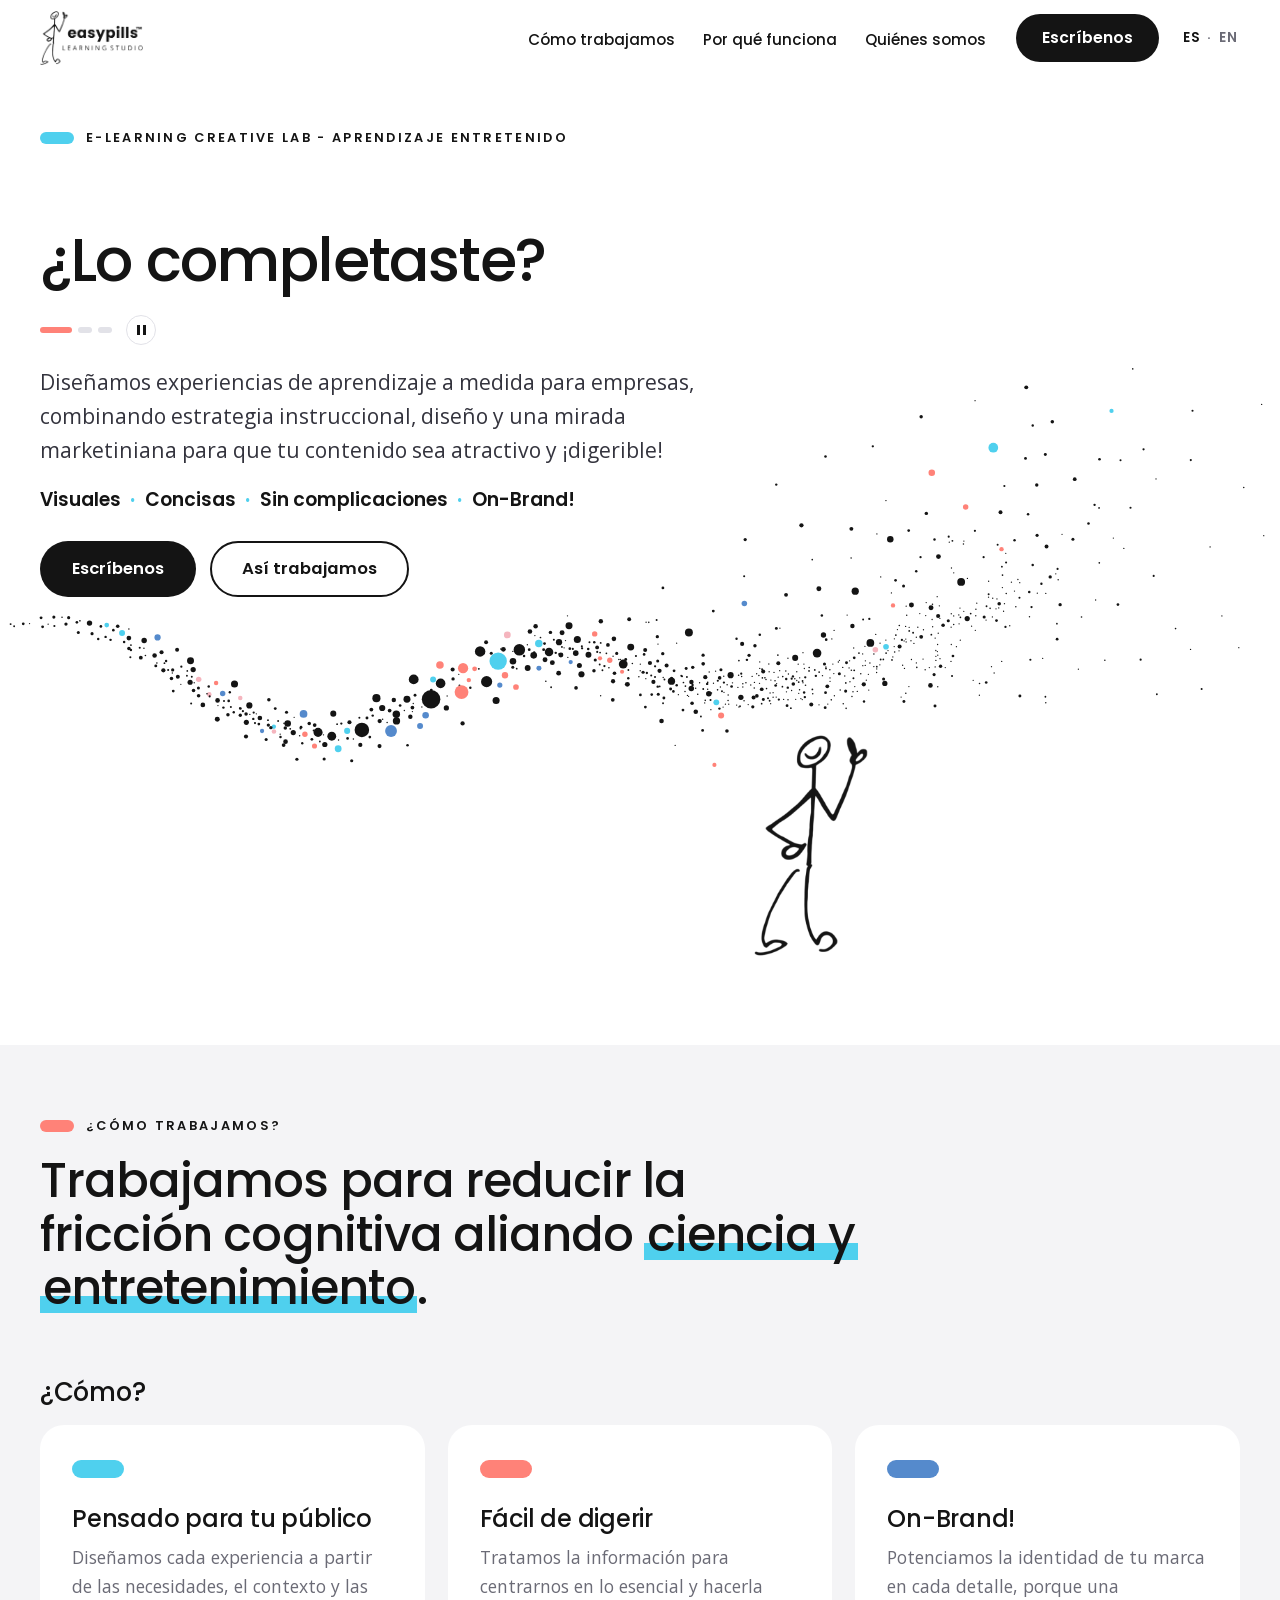
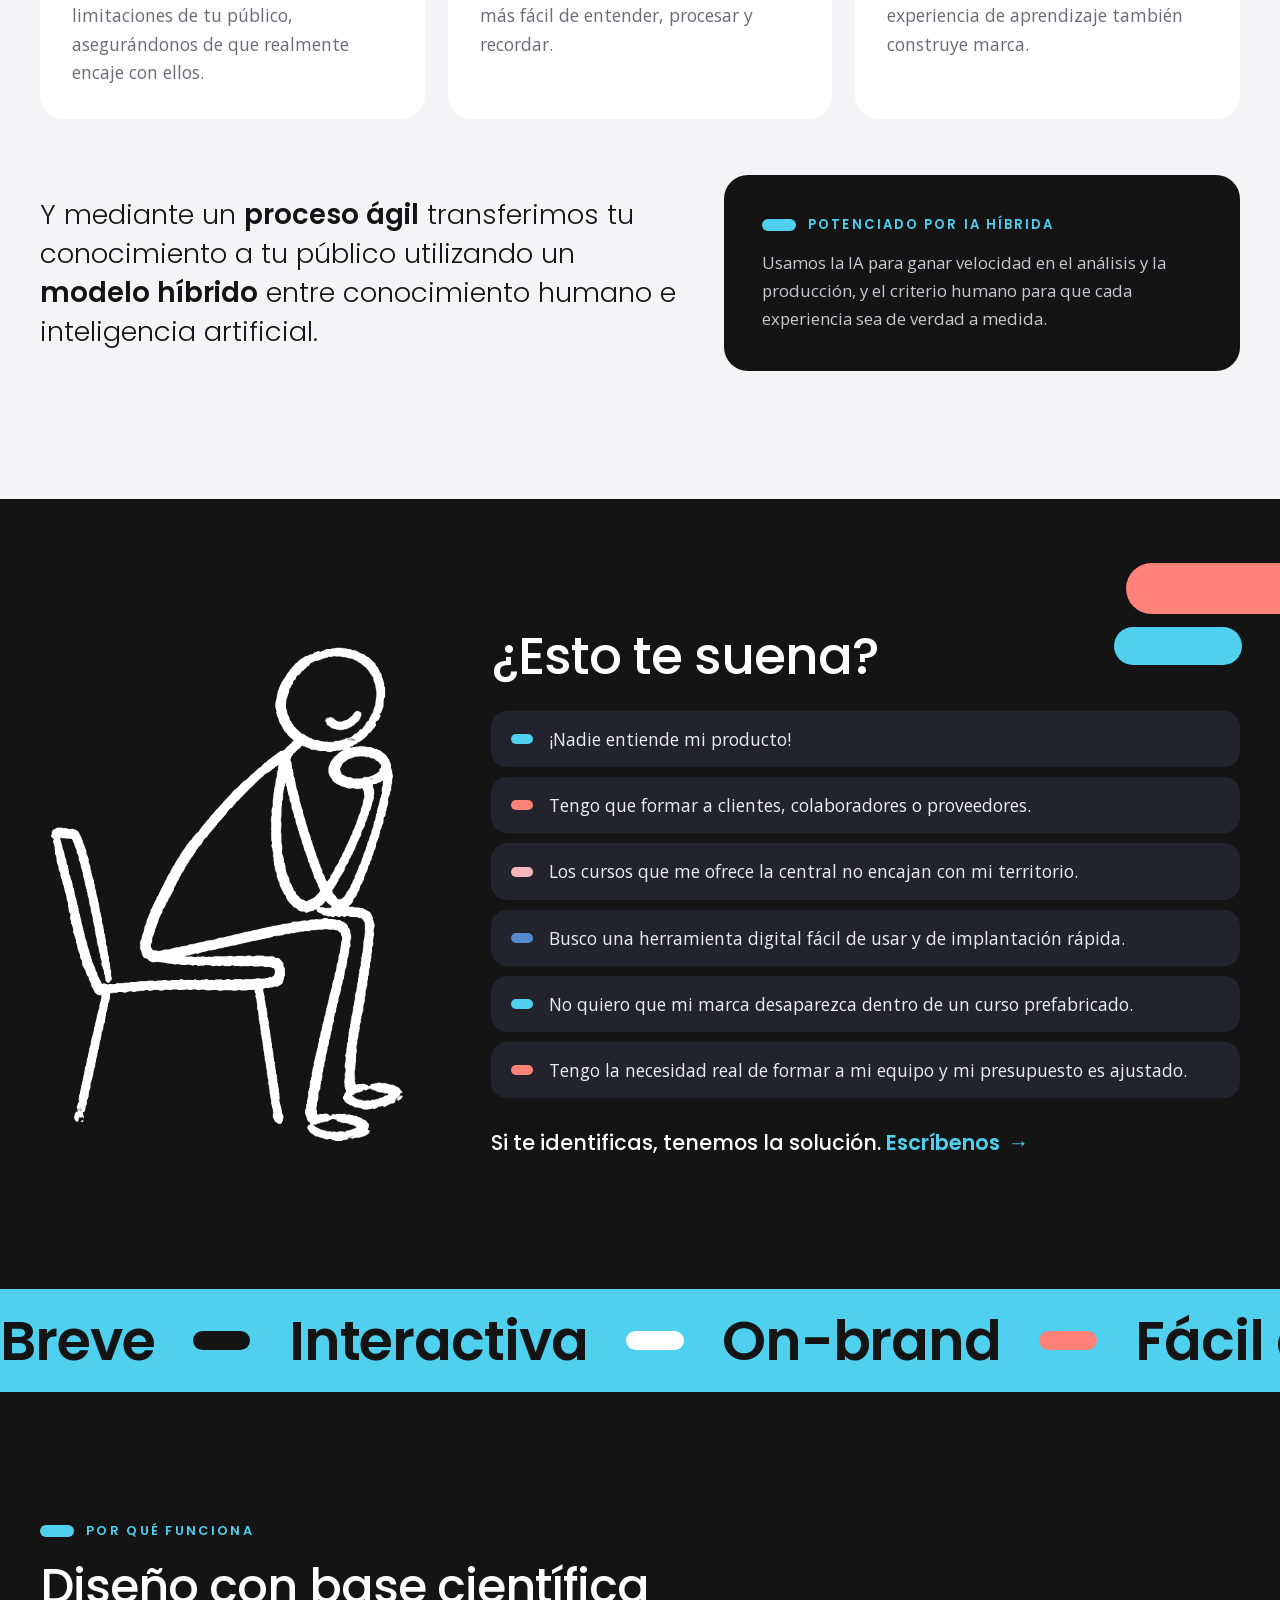
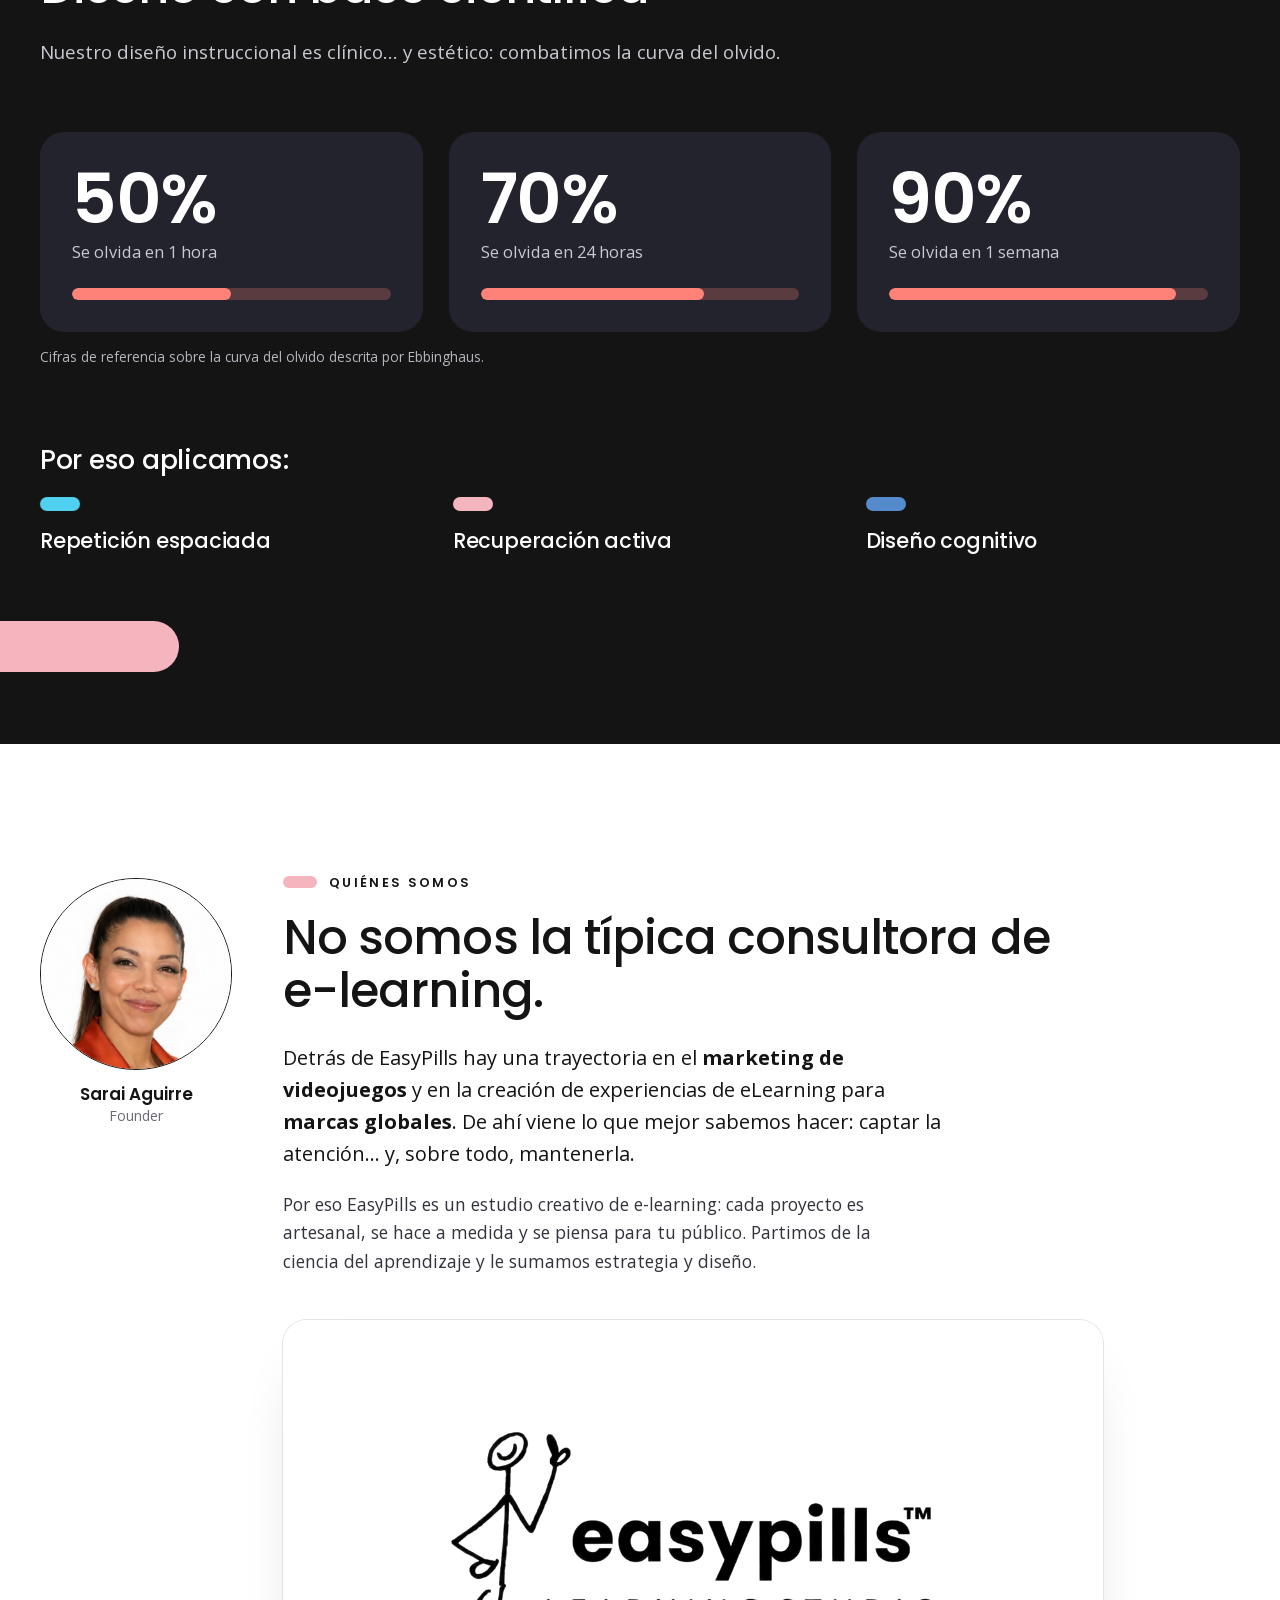
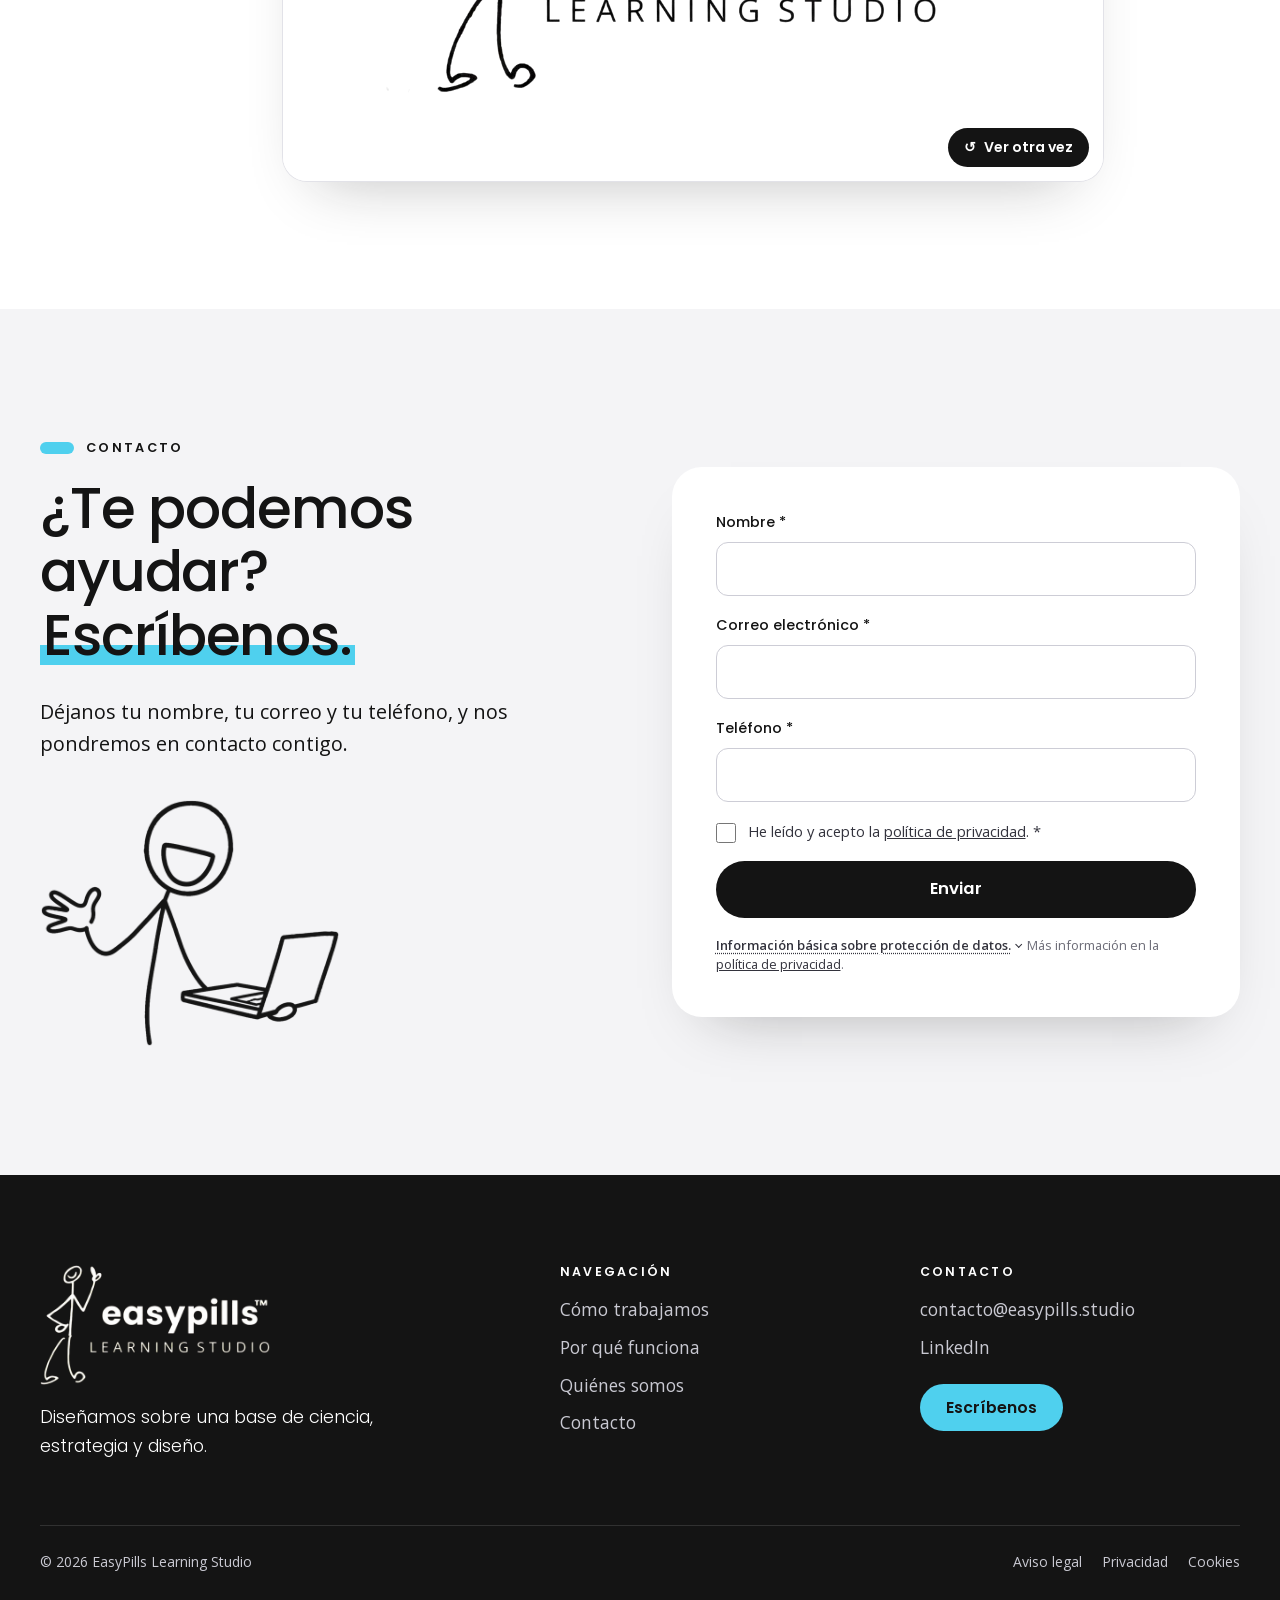
<file: index.html>
<!doctype html>
<html lang="es">
<head>
  <meta charset="utf-8">
  <meta name="viewport" content="width=device-width, initial-scale=1">
  <title>EasyPills Learning Studio · E-learning Creative Lab</title>
  <meta name="description" content="E-learning Creative Lab. Diseñamos experiencias de aprendizaje a medida para empresas, combinando estrategia instruccional, diseño y una mirada marketiniana. Visuales, concisas, sin complicaciones y on-brand.">
  <meta name="theme-color" content="#141414">

  <meta property="og:type" content="website">
  <meta property="og:locale" content="es_ES">
  <meta property="og:locale:alternate" content="en_GB">
  <meta property="og:site_name" content="EasyPills Learning Studio">
  <meta property="og:title" content="EasyPills Learning Studio · Aprende sin tener que sobrevivir a la experiencia">
  <meta property="og:description" content="Diseñamos experiencias de aprendizaje a medida para empresas: visuales, concisas, sin complicaciones y on-brand.">
  <link rel="canonical" href="https://www.easypills.studio/">
  <link rel="alternate" hreflang="es" href="https://www.easypills.studio/">
  <link rel="alternate" hreflang="en" href="https://www.easypills.studio/en/">
  <link rel="alternate" hreflang="x-default" href="https://www.easypills.studio/">
  <meta property="og:url" content="https://www.easypills.studio/">
  <meta property="og:image" content="https://www.easypills.studio/og-image.jpg">
  <meta name="twitter:card" content="summary_large_image">

  <link rel="icon" href="favicon-32.png" sizes="32x32" type="image/png">
  <link rel="icon" href="favicon-48.png" sizes="48x48" type="image/png">
  <link rel="apple-touch-icon" href="apple-touch-icon.png">

  <link rel="preload" href="assets/fonts/poppins-500.woff2" as="font" type="font/woff2" crossorigin>
  <link rel="preload" href="assets/fonts/opensans-var.woff2" as="font" type="font/woff2" crossorigin>
  <link rel="stylesheet" href="css/styles.css">
  <script>document.documentElement.classList.add("js");</script>
</head>
<body>
  <a class="skip-link" href="#contenido">Saltar al contenido</a>

  <!-- ============================== CABECERA ============================== -->
  <header class="site-header" data-header>
    <div class="container header-inner">
      <a class="brand" href="#inicio" aria-label="EasyPills Learning Studio, inicio">
        <img src="assets/img/logo-dark.png" alt="EasyPills Learning Studio" width="900" height="471">
      </a>

      <nav class="site-nav" id="menu" aria-label="Principal" data-menu>
        <ul class="nav-list">
          <li><a href="#como-trabajamos">Cómo trabajamos</a></li>
          <li><a href="#por-que-funciona">Por qué funciona</a></li>
          <li><a href="#quienes-somos">Quiénes somos</a></li>
        </ul>
        <a class="btn btn-dark nav-cta" href="#contacto">Escríbenos</a>
        <img class="nav-easy" src="assets/img/easy-reading.png" alt="" width="380" height="900" loading="lazy">
      </nav>

      <!-- Selector de idioma: la versión en inglés está en en/ -->
      <nav class="lang-switch" aria-label="Idioma">
        <span aria-current="true">ES</span>
        <span aria-hidden="true">·</span>
        <a href="en/" hreflang="en" lang="en" aria-label="English">EN</a>
      </nav>

      <button class="menu-toggle" type="button" aria-expanded="false" aria-controls="menu" data-menu-toggle>
        <span class="menu-toggle-label">Menú</span>
        <span class="menu-toggle-icon" aria-hidden="true"><span></span><span></span></span>
      </button>
    </div>
  </header>

  <main id="contenido">

    <!-- ============================== HERO ============================== -->
    <section class="hero" id="inicio" aria-labelledby="hero-title">
      <div class="container hero-copy">
        <p class="eyebrow"><span class="pill pill-cyan" aria-hidden="true"></span>E-learning Creative Lab - Aprendizaje entretenido</p>

        <!-- Titular rotativo: el problema (dos preguntas) y la solución, en bucle.
             Sin JavaScript o con "reducir movimiento" se ven las tres frases a la vez. -->
        <h1 id="hero-title" class="rotator" data-rotator>
          <span class="rotator-item">¿Lo completaste?</span>
          <span class="rotator-item">¿Aprendiste algo o te dormiste?</span>
          <span class="rotator-item rotator-answer">Aprende <span class="hl">sin tener que sobrevivir</span> a la experiencia.</span>
        </h1>
        <div class="rotator-controls" data-rotator-controls hidden>
          <span class="rotator-dots" aria-hidden="true"><i></i><i></i><i></i></span>
          <button class="rotator-toggle" type="button" data-rotator-toggle aria-label="Pausar la animación del titular">
            <span class="rotator-icon" aria-hidden="true"></span>
          </button>
        </div>

        <p class="lead">Diseñamos experiencias de aprendizaje a medida para empresas, combinando estrategia instruccional, diseño y una mirada marketiniana para que tu contenido sea atractivo y ¡digerible!</p>
        <ul class="hero-tags" role="list">
          <li>Visuales</li>
          <li>Concisas</li>
          <li>Sin complicaciones</li>
          <li>On-Brand!</li>
        </ul>
        <div class="hero-actions">
          <a class="btn btn-dark btn-lg" href="#contacto">Escríbenos</a>
          <a class="btn btn-ghost btn-lg" href="#como-trabajamos">Así trabajamos</a>
        </div>
      </div>

      <div class="hero-art">
        <img class="hero-wave" src="assets/img/hero-wave.svg" alt="" width="1362" height="633">
        <img class="hero-easy" src="assets/img/easy-idea.png" alt="Easy, nuestro monigote, levanta el dedo: acaba de tener una idea." width="463" height="900">
      </div>
    </section>

    <!-- ============================== CÓMO TRABAJAMOS ============================== -->
    <section class="section section-soft how" id="como-trabajamos" aria-labelledby="how-title">
      <div class="container">
        <div class="section-head">
          <p class="eyebrow"><span class="pill pill-coral" aria-hidden="true"></span>¿Cómo trabajamos?</p>
          <h2 id="how-title">Trabajamos para reducir la fricción cognitiva aliando <span class="hl">ciencia y entretenimiento</span>.</h2>
        </div>

        <h3 class="how-label">¿Cómo?</h3>
        <ul class="how-grid" role="list">
          <li class="how-card reveal">
            <span class="how-pill pill pill-cyan" aria-hidden="true"></span>
            <h4>Pensado para tu público</h4>
            <p>Diseñamos cada experiencia a partir de las necesidades, el contexto y las limitaciones de tu público, asegurándonos de que realmente encaje con ellos.</p>
          </li>
          <li class="how-card reveal">
            <span class="how-pill pill pill-coral" aria-hidden="true"></span>
            <h4>Fácil de digerir</h4>
            <p>Tratamos la información para centrarnos en lo esencial y hacerla más fácil de entender, procesar y recordar.</p>
          </li>
          <li class="how-card reveal">
            <span class="how-pill pill pill-blue" aria-hidden="true"></span>
            <h4>On-Brand!</h4>
            <p>Potenciamos la identidad de tu marca en cada detalle, porque una experiencia de aprendizaje también construye marca.</p>
          </li>
        </ul>

        <div class="how-foot">
          <p class="how-process reveal">Y mediante un <strong>proceso ágil</strong> transferimos tu conocimiento a tu público utilizando un <strong>modelo híbrido</strong> entre conocimiento humano e inteligencia artificial.</p>
          <div class="ai-note reveal">
            <p class="ai-tag"><span class="pill pill-cyan" aria-hidden="true"></span>Potenciado por IA híbrida</p>
            <p>Usamos la IA para ganar velocidad en el análisis y la producción, y el criterio humano para que cada experiencia sea de verdad a medida.</p>
          </div>
        </div>
      </div>
    </section>

    <!-- ============================== ¿ESTO TE SUENA? ============================== -->
    <section class="section section-dark problem" id="te-suena" aria-labelledby="problem-title">
      <span class="deco deco-pill-coral" aria-hidden="true"></span>
      <span class="deco deco-pill-cyan" aria-hidden="true"></span>
      <div class="container problem-grid">
        <figure class="problem-art reveal">
          <img src="assets/img/easy-thinking-chair-white.png" alt="Easy, sentado y pensativo, con la mano en la barbilla." width="536" height="748" loading="lazy">
        </figure>
        <div class="problem-list">
          <h2 id="problem-title">¿Esto te suena?</h2>
          <ul class="checklist" role="list">
            <li class="reveal">¡Nadie entiende mi producto!</li>
            <li class="reveal">Tengo que formar a clientes, colaboradores o proveedores.</li>
            <li class="reveal">Los cursos que me ofrece la central no encajan con mi territorio.</li>
            <li class="reveal">Busco una herramienta digital fácil de usar y de implantación rápida.</li>
            <li class="reveal">No quiero que mi marca desaparezca dentro de un curso prefabricado.</li>
            <li class="reveal">Tengo la necesidad real de formar a mi equipo y mi presupuesto es ajustado.</li>
          </ul>
          <p class="problem-close reveal">Si te identificas, tenemos la solución. <a class="link-arrow" href="#contacto">Escríbenos</a></p>
        </div>
      </div>
    </section>

    <!-- ============================== CINTA ============================== -->
    <div class="marquee" aria-hidden="true">
      <div class="marquee-track">
        <span>Breve</span><i></i><span>Interactiva</span><i></i><span>On-brand</span><i></i><span>Fácil de digerir</span><i></i>
        <span>Breve</span><i></i><span>Interactiva</span><i></i><span>On-brand</span><i></i><span>Fácil de digerir</span><i></i>
        <span>Breve</span><i></i><span>Interactiva</span><i></i><span>On-brand</span><i></i><span>Fácil de digerir</span><i></i>
        <span>Breve</span><i></i><span>Interactiva</span><i></i><span>On-brand</span><i></i><span>Fácil de digerir</span><i></i>
      </div>
    </div>

    <!-- ============================== POR QUÉ FUNCIONA ============================== -->
    <section class="section section-dark science" id="por-que-funciona" aria-labelledby="science-title">
      <span class="deco deco-pill-pink" aria-hidden="true"></span>
      <div class="container">
        <div class="section-head">
          <p class="eyebrow eyebrow-on-dark"><span class="pill pill-cyan" aria-hidden="true"></span>Por qué funciona</p>
          <h2 id="science-title">Diseño con base científica</h2>
          <p class="section-intro">Nuestro diseño instruccional es clínico... y estético: combatimos la curva del olvido.</p>
        </div>

        <ul class="stats" role="list">
          <li class="stat reveal">
            <p class="stat-value">50%</p>
            <p class="stat-label">Se olvida en 1 hora</p>
            <span class="meter" aria-hidden="true"><span style="--v:50%"></span></span>
          </li>
          <li class="stat reveal">
            <p class="stat-value">70%</p>
            <p class="stat-label">Se olvida en 24 horas</p>
            <span class="meter" aria-hidden="true"><span style="--v:70%"></span></span>
          </li>
          <li class="stat reveal">
            <p class="stat-value">90%</p>
            <p class="stat-label">Se olvida en 1 semana</p>
            <span class="meter" aria-hidden="true"><span style="--v:90%"></span></span>
          </li>
        </ul>
        <p class="stats-note">Cifras de referencia sobre la curva del olvido descrita por Ebbinghaus.</p>

        <h3 class="science-subtitle">Por eso aplicamos:</h3>
        <ul class="methods" role="list">
          <li class="method reveal">
            <h4>Repetición espaciada</h4>
          </li>
          <li class="method reveal">
            <h4>Recuperación activa</h4>
          </li>
          <li class="method reveal">
            <h4>Diseño cognitivo</h4>
          </li>
        </ul>
      </div>
    </section>

    <!-- ============================== QUIÉNES SOMOS ============================== -->
    <section class="section about" id="quienes-somos" aria-labelledby="about-title">
      <div class="container about-grid">
        <figure class="founder reveal">
          <div class="founder-photo">
            <img src="assets/img/founder-sarai-profesional.jpg" alt="Sarai Aguirre sonríe con un vestido naranja satinado." width="460" height="460">
          </div>
          <figcaption class="founder-caption"><strong>Sarai Aguirre</strong><span>Founder</span></figcaption>
        </figure>

        <div class="about-copy">
          <p class="eyebrow"><span class="pill pill-pink" aria-hidden="true"></span>Quiénes somos</p>
          <h2 id="about-title">No somos la típica consultora de e-learning.</h2>
          <p class="lead-sm">Detrás de EasyPills hay una trayectoria en el <strong>marketing de videojuegos</strong> y en la creación de experiencias de eLearning para <strong>marcas globales</strong>. De ahí viene lo que mejor sabemos hacer: captar la atención… y, sobre todo, mantenerla.</p>
          <p>Por eso EasyPills es un estudio creativo de e-learning: cada proyecto es artesanal, se hace a medida y se piensa para tu público. Partimos de la ciencia del aprendizaje y le sumamos estrategia y diseño.</p>
        </div>

        <div class="about-video reveal">
          <div class="video-frame">
            <video data-autoplay-video muted playsinline preload="none" poster="assets/video/easy-intro-poster.jpg" aria-label="Animación de marca: una ola de puntos se convierte en Easy, que tiene una idea, y aparece el logotipo de EasyPills.">
              <source src="assets/video/easy-intro.mp4" type="video/mp4">
            </video>
            <button class="video-replay" type="button" data-video-replay hidden>
              <span aria-hidden="true">↺</span> Ver otra vez
            </button>
          </div>
        </div>
      </div>
    </section>

    <!-- ============================== CONTACTO ============================== -->
    <section class="section section-soft contact" id="contacto" aria-labelledby="contact-title">
      <div class="container contact-grid">
        <div class="contact-copy">
          <p class="eyebrow"><span class="pill pill-cyan" aria-hidden="true"></span>Contacto</p>
          <h2 id="contact-title">¿Te podemos ayudar?<br><span class="hl">Escríbenos.</span></h2>
          <p class="lead-sm">Déjanos tu nombre, tu correo y tu teléfono, y nos pondremos en contacto contigo.</p>
          <img class="contact-easy" src="assets/img/easy-laptop-wave.png" alt="Easy saluda con la mano mientras sostiene su portátil." width="900" height="746" loading="lazy">
        </div>

        <!-- El envío va a un script de Google que nos manda los datos por correo con el asunto "Contact Web - <nombre>".
             Código del script: tools/contact-form.gs. Su dirección (URL de la aplicación web) va en data-endpoint. -->
        <form class="contact-form" data-contact-form data-endpoint="https://script.google.com/macros/s/AKfycbzWcnDGLhKg5xs8Agxph8CPnu9xvyrd-l6wSahrkeCdXvWpIzsZOl5CJvRJUpCwgoIdVg/exec" novalidate>
          <div class="field">
            <label for="f-name">Nombre <span aria-hidden="true">*</span></label>
            <input id="f-name" name="nombre" type="text" autocomplete="name" required>
          </div>
          <div class="field">
            <label for="f-email">Correo electrónico <span aria-hidden="true">*</span></label>
            <input id="f-email" name="email" type="email" autocomplete="email" required>
          </div>
          <div class="field">
            <label for="f-phone">Teléfono <span aria-hidden="true">*</span></label>
            <input id="f-phone" name="telefono" type="tel" autocomplete="tel" inputmode="tel" required>
          </div>
          <!-- Campo trampa contra robots: las personas no lo ven y el script descarta los envíos que lo rellenan. -->
          <div class="form-hp" aria-hidden="true">
            <label for="f-website">Deja este campo vacío</label>
            <input id="f-website" name="website" type="text" tabindex="-1" autocomplete="off">
          </div>
          <div class="field field-check">
            <input id="f-privacy" name="privacidad" type="checkbox" required>
            <label for="f-privacy">He leído y acepto la <a href="privacidad.html" target="_blank" rel="noopener">política de privacidad</a>. <span aria-hidden="true">*</span></label>
          </div>
          <p class="form-error" role="alert" data-form-error hidden></p>
          <button class="btn btn-dark btn-lg" type="submit">Enviar</button>
          <p class="form-status" role="status" data-form-status hidden></p>
          <div class="form-legal">
            <p class="form-legal-line">
              <button class="form-legal-toggle" type="button" aria-expanded="false" aria-controls="form-legal-info" data-legal-toggle>Información básica sobre protección de datos.</button>
              Más información en la <a href="privacidad.html" target="_blank" rel="noopener">política de privacidad</a>.
            </p>
            <dl class="form-legal-info" id="form-legal-info" data-legal-info>
              <dt>Responsable</dt><dd>Sarai Aguirre (EasyPills Learning Studio)</dd>
              <dt>Finalidad</dt><dd>Responder a tu solicitud de contacto</dd>
              <dt>Legitimación</dt><dd>Tu consentimiento</dd>
              <dt>Destinatarios</dt><dd>No se ceden datos a terceros, salvo obligación legal</dd>
              <dt>Derechos</dt><dd>Acceso, rectificación, supresión y otros, en contacto@easypills.studio</dd>
            </dl>
          </div>
        </form>
      </div>
    </section>
  </main>

  <!-- ============================== PIE ============================== -->
  <footer class="site-footer">
    <div class="container footer-grid">
      <div class="footer-brand">
        <img src="assets/img/logo-white.png" alt="EasyPills Learning Studio" width="900" height="471" loading="lazy">
        <p>Diseñamos sobre una base de ciencia, estrategia y diseño.</p>
      </div>
      <nav class="footer-nav" aria-label="Pie de página">
        <h2 class="footer-title">Navegación</h2>
        <ul role="list">
          <li><a href="#como-trabajamos">Cómo trabajamos</a></li>
          <li><a href="#por-que-funciona">Por qué funciona</a></li>
          <li><a href="#quienes-somos">Quiénes somos</a></li>
          <li><a href="#contacto">Contacto</a></li>
        </ul>
      </nav>
      <div class="footer-contact">
        <h2 class="footer-title">Contacto</h2>
        <ul role="list">
          <li><a href="mailto:contacto@easypills.studio">contacto@easypills.studio</a></li>
          <li><a href="https://www.linkedin.com/company/easypills-learning-studio/" target="_blank" rel="noopener">LinkedIn</a></li>
        </ul>
        <a class="btn btn-cyan footer-cta" href="#contacto">Escríbenos</a>
      </div>
    </div>
    <div class="container footer-bottom">
      <p>© <span data-year>2026</span> EasyPills Learning Studio</p>
      <ul class="legal" role="list">
        <li><a href="aviso-legal.html">Aviso legal</a></li>
        <li><a href="privacidad.html">Privacidad</a></li>
        <li><a href="cookies.html">Cookies</a></li>
      </ul>
    </div>
  </footer>

  <script src="js/main.js" defer></script>
</body>
</html>
</file>
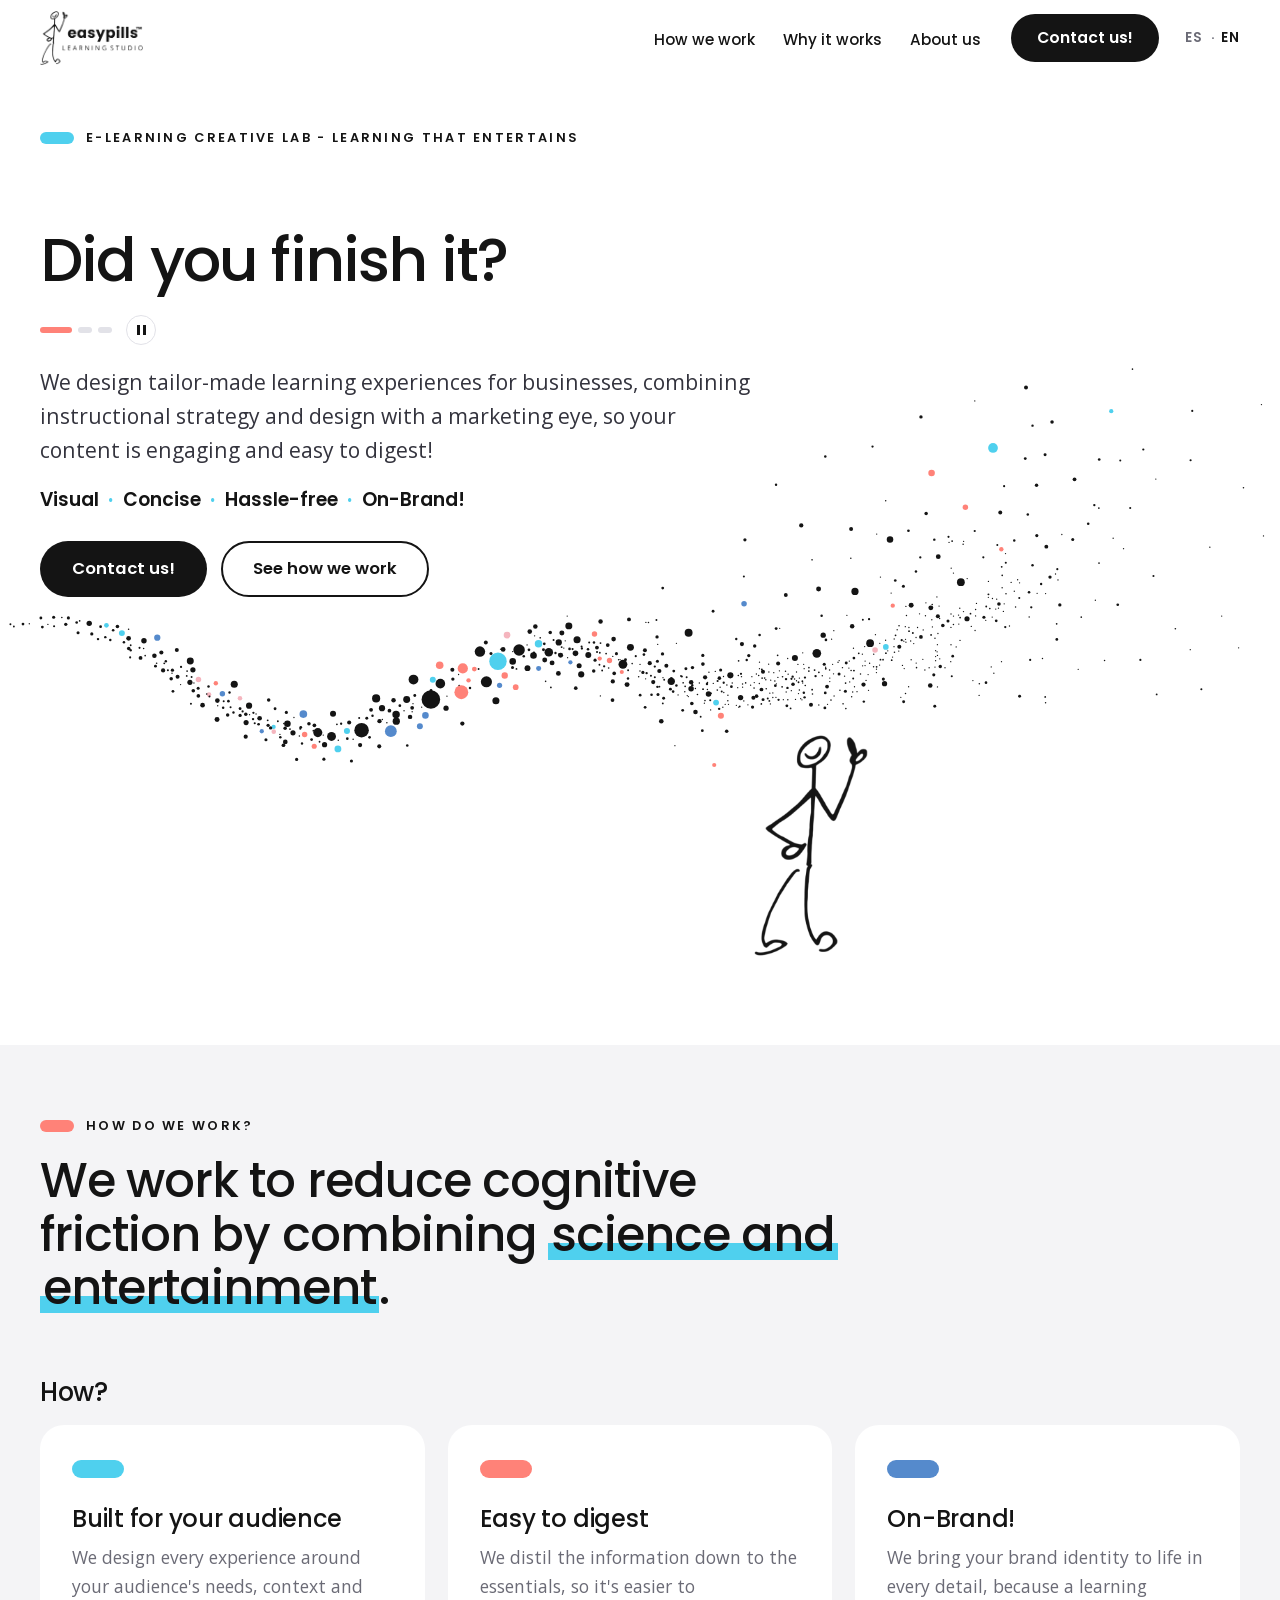
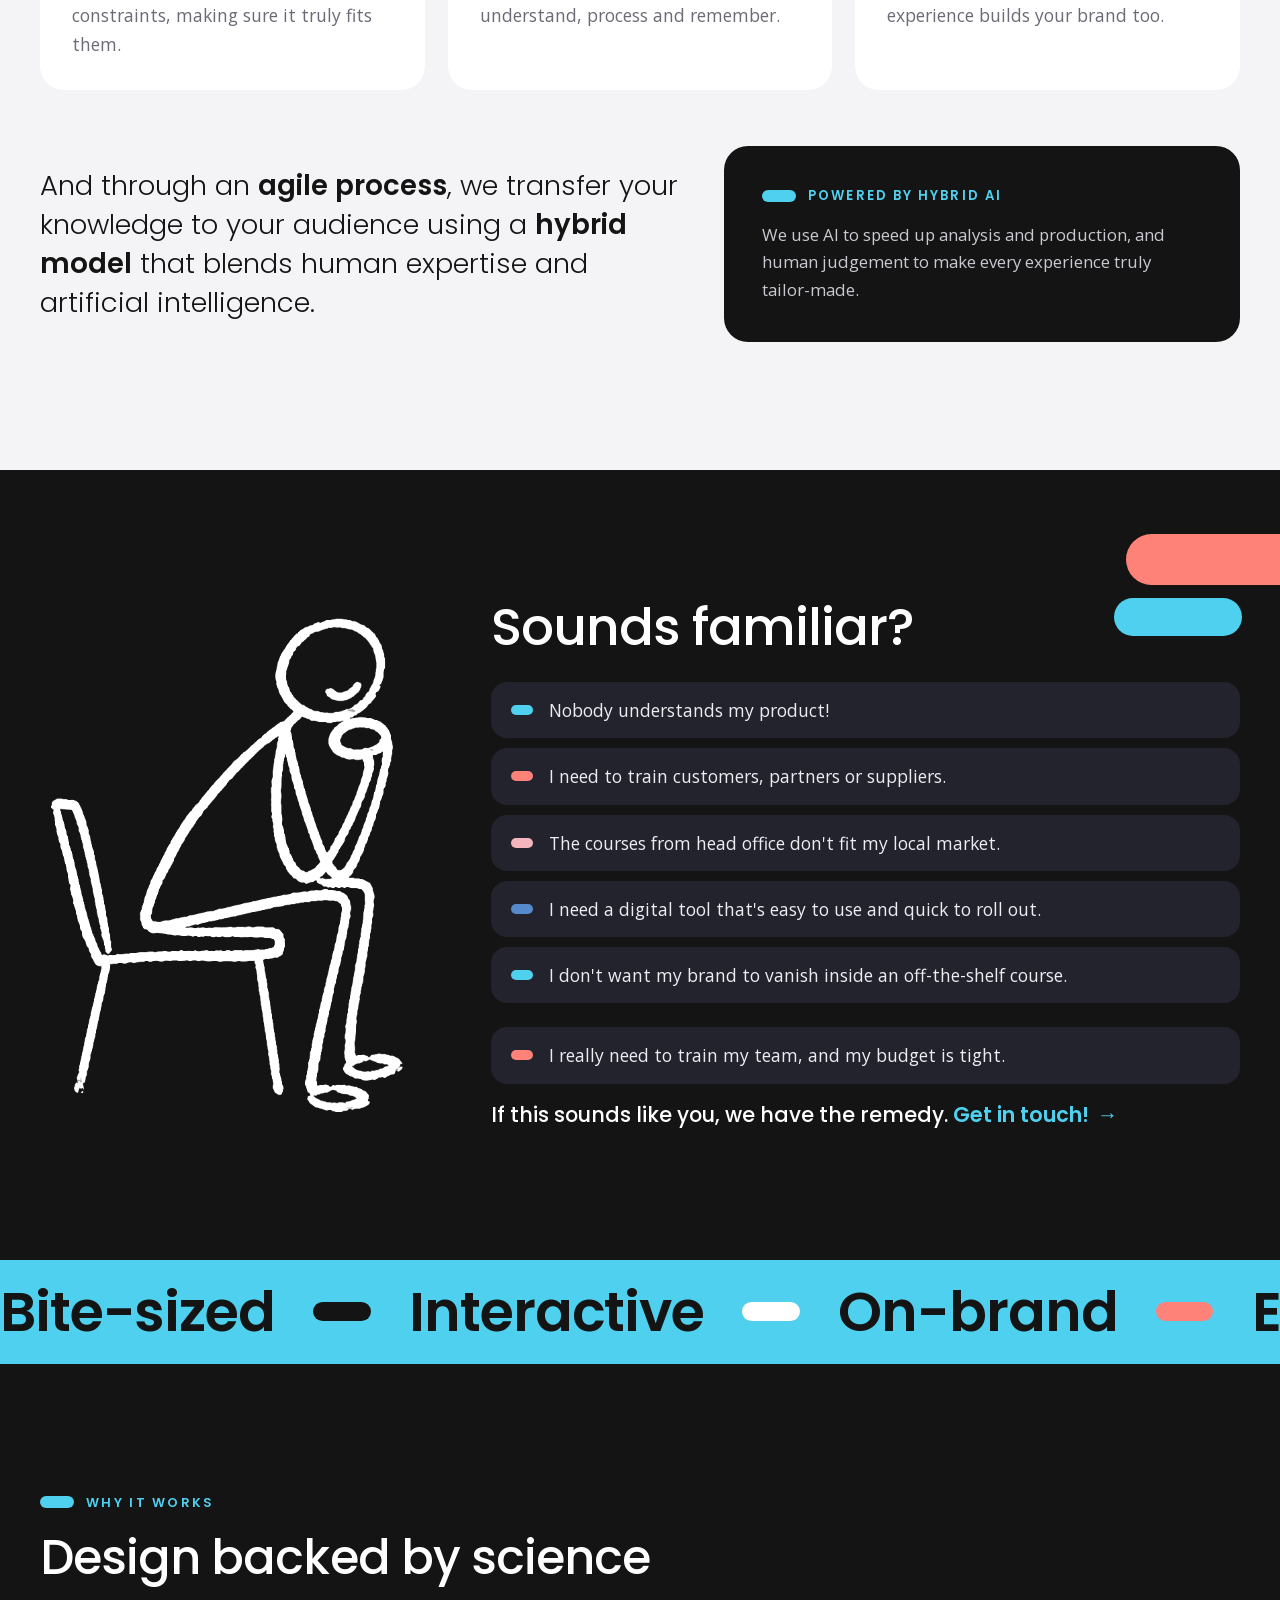
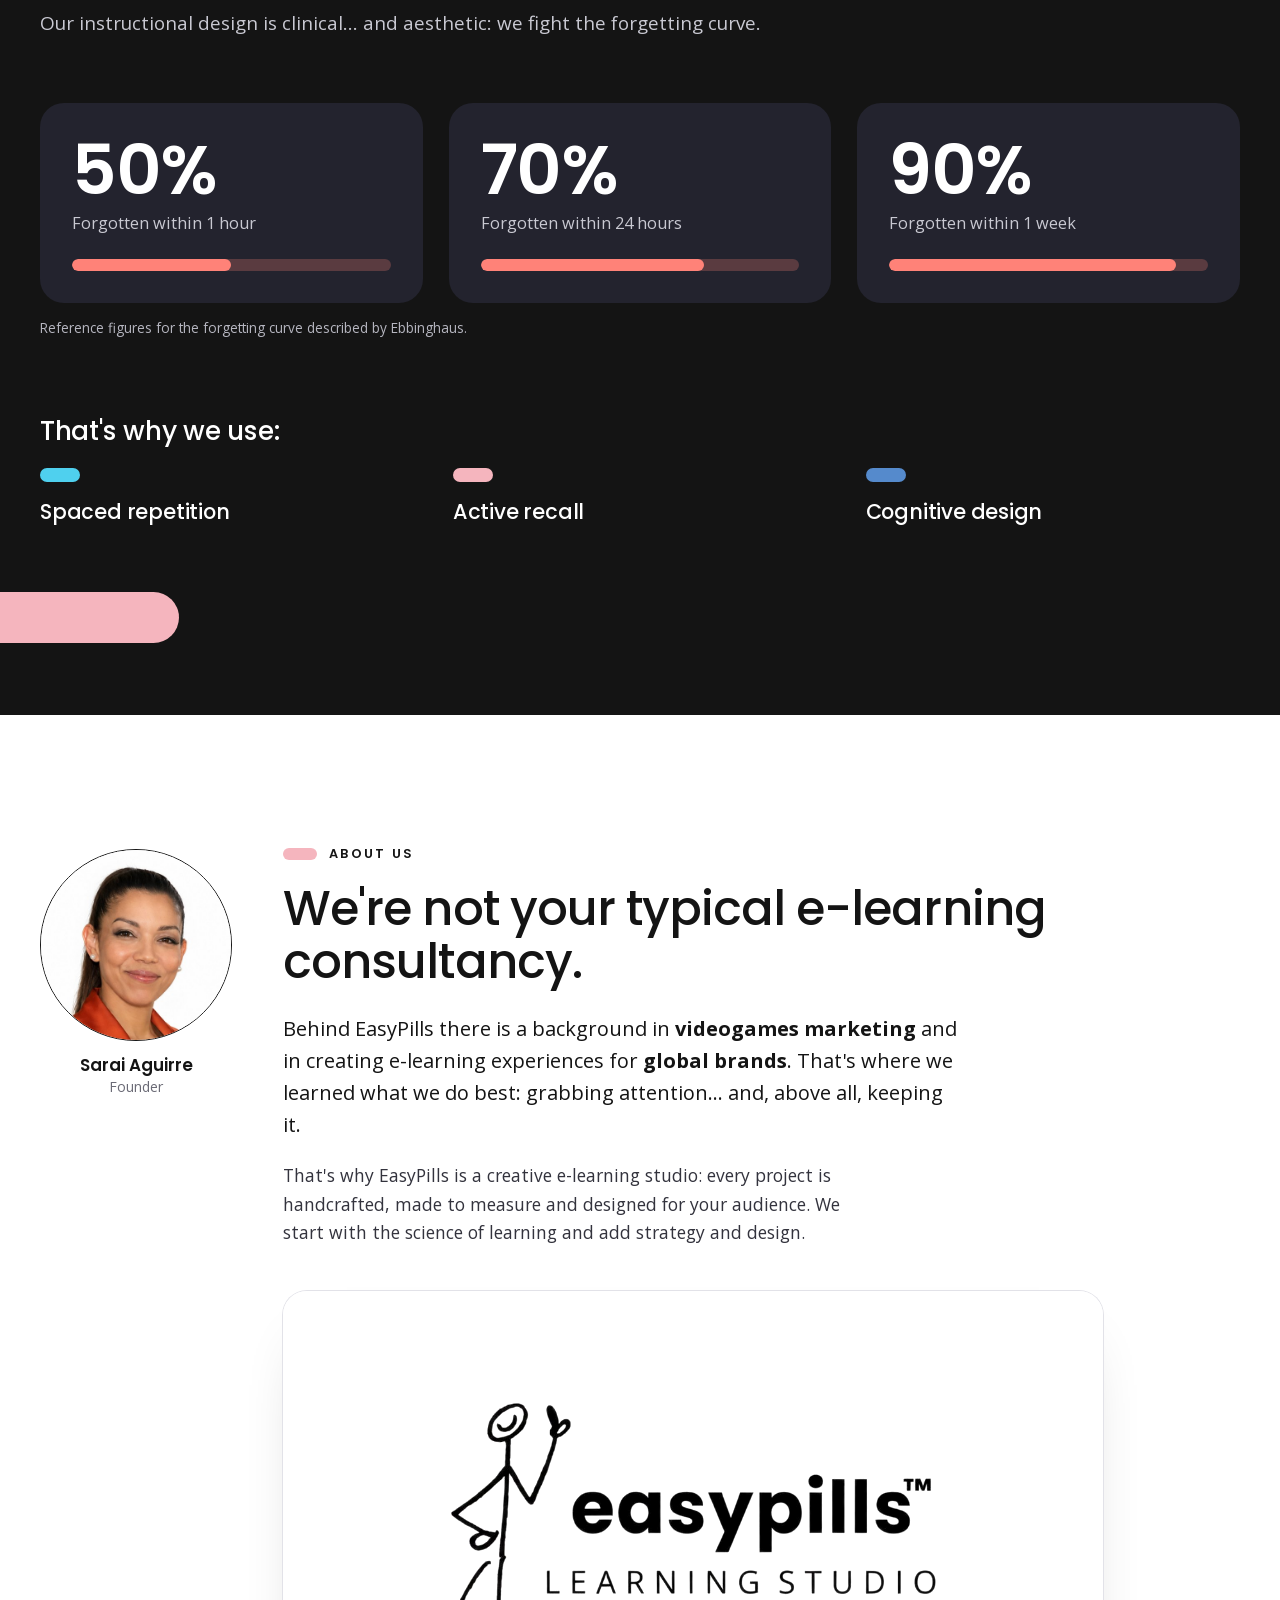
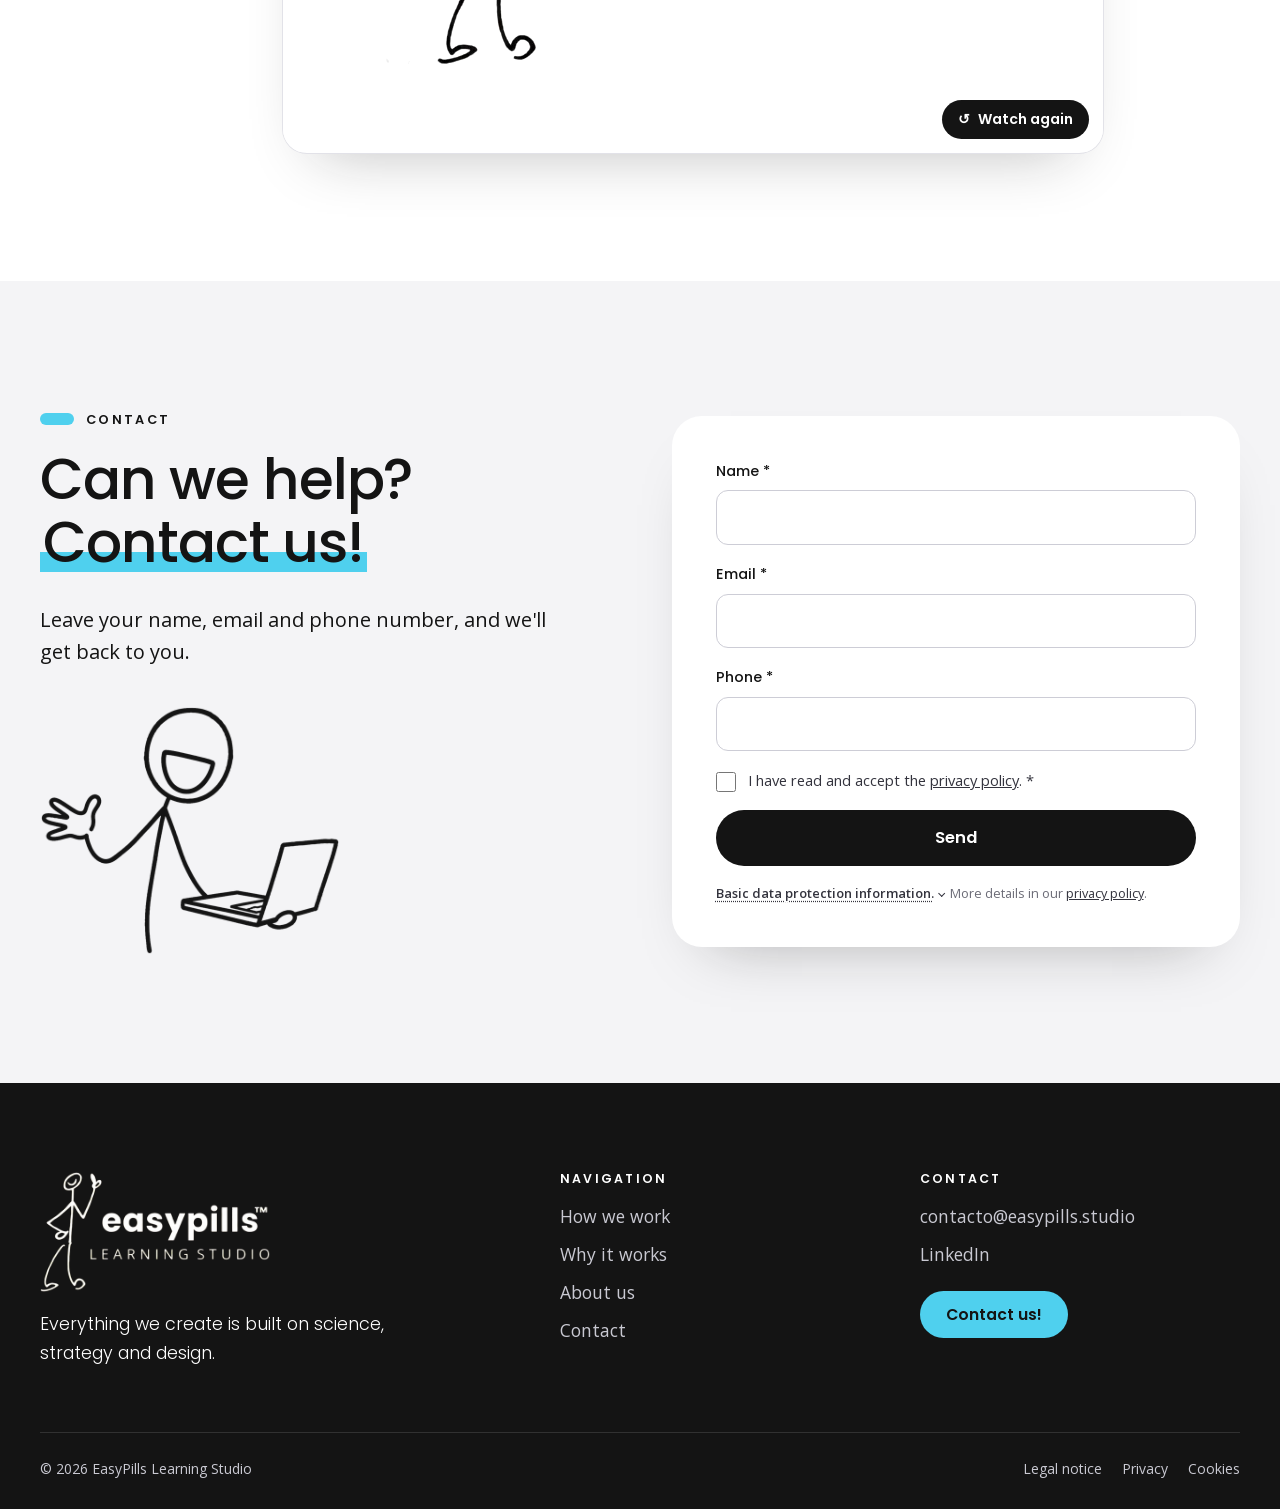
<file: en/index.html>
<!doctype html>
<html lang="en">
<head>
  <meta charset="utf-8">
  <meta name="viewport" content="width=device-width, initial-scale=1">
  <title>EasyPills Learning Studio · E-learning Creative Lab</title>
  <meta name="description" content="E-learning Creative Lab. We design tailor-made learning experiences for businesses, combining instructional strategy and design with a marketing-experienced eye. Visual, concise, hassle-free and on-brand.">
  <meta name="theme-color" content="#141414">

  <meta property="og:type" content="website">
  <meta property="og:locale" content="en_GB">
  <meta property="og:locale:alternate" content="es_ES">
  <meta property="og:site_name" content="EasyPills Learning Studio">
  <meta property="og:title" content="EasyPills Learning Studio · Learn without having to survive the experience">
  <meta property="og:description" content="We design tailor-made learning experiences for businesses: visual, concise, hassle-free and on-brand.">
  <link rel="canonical" href="https://www.easypills.studio/en/">
  <link rel="alternate" hreflang="es" href="https://www.easypills.studio/">
  <link rel="alternate" hreflang="en" href="https://www.easypills.studio/en/">
  <link rel="alternate" hreflang="x-default" href="https://www.easypills.studio/">
  <meta property="og:url" content="https://www.easypills.studio/en/">
  <meta property="og:image" content="https://www.easypills.studio/og-image.jpg">
  <meta name="twitter:card" content="summary_large_image">

  <link rel="icon" href="../favicon-32.png" sizes="32x32" type="image/png">
  <link rel="icon" href="../favicon-48.png" sizes="48x48" type="image/png">
  <link rel="apple-touch-icon" href="../apple-touch-icon.png">

  <link rel="preload" href="../assets/fonts/poppins-500.woff2" as="font" type="font/woff2" crossorigin>
  <link rel="preload" href="../assets/fonts/opensans-var.woff2" as="font" type="font/woff2" crossorigin>
  <link rel="stylesheet" href="../css/styles.css">
  <script>document.documentElement.classList.add("js");</script>
</head>
<body>
  <a class="skip-link" href="#content">Skip to content</a>

  <!-- ============================== CABECERA ============================== -->
  <header class="site-header" data-header>
    <div class="container header-inner">
      <a class="brand" href="#home" aria-label="EasyPills Learning Studio, home">
        <img src="../assets/img/logo-dark.png" alt="EasyPills Learning Studio" width="900" height="471">
      </a>

      <nav class="site-nav" id="menu" aria-label="Main" data-menu>
        <ul class="nav-list">
          <li><a href="#how-we-work">How we work</a></li>
          <li><a href="#why-it-works">Why it works</a></li>
          <li><a href="#about-us">About us</a></li>
        </ul>
        <a class="btn btn-dark nav-cta" href="#contact">Contact us!</a>
        <img class="nav-easy" src="../assets/img/easy-reading.png" alt="" width="380" height="900" loading="lazy">
      </nav>

      <!-- Selector de idioma: la versión en español está en la raíz -->
      <nav class="lang-switch" aria-label="Language">
        <a href="../" hreflang="es" lang="es" aria-label="Español">ES</a>
        <span aria-hidden="true">·</span>
        <span aria-current="true">EN</span>
      </nav>

      <button class="menu-toggle" type="button" aria-expanded="false" aria-controls="menu" data-menu-toggle>
        <span class="menu-toggle-label">Menu</span>
        <span class="menu-toggle-icon" aria-hidden="true"><span></span><span></span></span>
      </button>
    </div>
  </header>

  <main id="content">

    <!-- ============================== HERO ============================== -->
    <section class="hero" id="home" aria-labelledby="hero-title">
      <div class="container hero-copy">
        <p class="eyebrow"><span class="pill pill-cyan" aria-hidden="true"></span>E-learning Creative Lab - Learning that entertains</p>

        <!-- Titular rotativo: el problema (dos preguntas) y la solución, en bucle.
             Sin JavaScript o con "reducir movimiento" se ven las tres frases a la vez. -->
        <h1 id="hero-title" class="rotator" data-rotator>
          <span class="rotator-item">Did you finish it?</span>
          <span class="rotator-item">Did you learn anything, or did you fall asleep?</span>
          <span class="rotator-item rotator-answer">Learn <span class="hl">without having to survive</span> the experience.</span>
        </h1>
        <div class="rotator-controls" data-rotator-controls hidden>
          <span class="rotator-dots" aria-hidden="true"><i></i><i></i><i></i></span>
          <button class="rotator-toggle" type="button" data-rotator-toggle aria-label="Pause the headline animation">
            <span class="rotator-icon" aria-hidden="true"></span>
          </button>
        </div>

        <p class="lead">We design tailor-made learning experiences for businesses, combining instructional strategy and design with a marketing eye, so your content is engaging and easy to digest!</p>
        <ul class="hero-tags" role="list">
          <li>Visual</li>
          <li>Concise</li>
          <li>Hassle-free</li>
          <li>On-Brand!</li>
        </ul>
        <div class="hero-actions">
          <a class="btn btn-dark btn-lg" href="#contact">Contact us!</a>
          <a class="btn btn-ghost btn-lg" href="#how-we-work">See how we work</a>
        </div>
      </div>

      <div class="hero-art">
        <img class="hero-wave" src="../assets/img/hero-wave.svg" alt="" width="1362" height="633">
        <img class="hero-easy" src="../assets/img/easy-idea.png" alt="Easy, our stick figure, raises a finger: he's just had an idea." width="463" height="900">
      </div>
    </section>

    <!-- ============================== CÓMO TRABAJAMOS ============================== -->
    <section class="section section-soft how" id="how-we-work" aria-labelledby="how-title">
      <div class="container">
        <div class="section-head">
          <p class="eyebrow"><span class="pill pill-coral" aria-hidden="true"></span>How do we work?</p>
          <h2 id="how-title">We work to reduce cognitive friction by combining <span class="hl">science and entertainment</span>.</h2>
        </div>

        <h3 class="how-label">How?</h3>
        <ul class="how-grid" role="list">
          <li class="how-card reveal">
            <span class="how-pill pill pill-cyan" aria-hidden="true"></span>
            <h4>Built for your audience</h4>
            <p>We design every experience around your audience's needs, context and constraints, making sure it truly fits them.</p>
          </li>
          <li class="how-card reveal">
            <span class="how-pill pill pill-coral" aria-hidden="true"></span>
            <h4>Easy to digest</h4>
            <p>We distil the information down to the essentials, so it's easier to understand, process and remember.</p>
          </li>
          <li class="how-card reveal">
            <span class="how-pill pill pill-blue" aria-hidden="true"></span>
            <h4>On-Brand!</h4>
            <p>We bring your brand identity to life in every detail, because a learning experience builds your brand too.</p>
          </li>
        </ul>

        <div class="how-foot">
          <p class="how-process reveal">And through an <strong>agile process</strong>, we transfer your knowledge to your audience using a <strong>hybrid model</strong> that blends human expertise and artificial intelligence.</p>
          <div class="ai-note reveal">
            <p class="ai-tag"><span class="pill pill-cyan" aria-hidden="true"></span>Powered by hybrid AI</p>
            <p>We use AI to speed up analysis and production, and human judgement to make every experience truly tailor-made.</p>
          </div>
        </div>
      </div>
    </section>

    <!-- ============================== ¿ESTO TE SUENA? ============================== -->
    <section class="section section-dark problem" id="sound-familiar" aria-labelledby="problem-title">
      <span class="deco deco-pill-coral" aria-hidden="true"></span>
      <span class="deco deco-pill-cyan" aria-hidden="true"></span>
      <div class="container problem-grid">
        <figure class="problem-art reveal">
          <img src="../assets/img/easy-thinking-chair-white.png" alt="Easy, sitting and thinking, with his hand on his chin." width="536" height="748" loading="lazy">
        </figure>
        <div class="problem-list">
          <h2 id="problem-title">Sounds familiar?</h2>
          <ul class="checklist" role="list">
            <li class="reveal">Nobody understands my product!</li>
            <li class="reveal">I need to train customers, partners or suppliers.</li>
            <li class="reveal">The courses from head office don't fit my local market.</li>
            <li class="reveal">I need a digital tool that's easy to use and quick to roll out.</li>
            <li class="reveal">I don't want my brand to vanish inside an off-the-shelf course.</li>
            <li class="reveal">I really need to train my team, and my budget is tight.</li>
          </ul>
          <p class="problem-close reveal">If this sounds like you, we have the remedy. <a class="link-arrow" href="#contact">Get in touch!</a></p>
        </div>
      </div>
    </section>

    <!-- ============================== CINTA ============================== -->
    <div class="marquee" aria-hidden="true">
      <div class="marquee-track">
        <span>Bite-sized</span><i></i><span>Interactive</span><i></i><span>On-brand</span><i></i><span>Easy to digest</span><i></i>
        <span>Bite-sized</span><i></i><span>Interactive</span><i></i><span>On-brand</span><i></i><span>Easy to digest</span><i></i>
        <span>Bite-sized</span><i></i><span>Interactive</span><i></i><span>On-brand</span><i></i><span>Easy to digest</span><i></i>
        <span>Bite-sized</span><i></i><span>Interactive</span><i></i><span>On-brand</span><i></i><span>Easy to digest</span><i></i>
      </div>
    </div>

    <!-- ============================== POR QUÉ FUNCIONA ============================== -->
    <section class="section section-dark science" id="why-it-works" aria-labelledby="science-title">
      <span class="deco deco-pill-pink" aria-hidden="true"></span>
      <div class="container">
        <div class="section-head">
          <p class="eyebrow eyebrow-on-dark"><span class="pill pill-cyan" aria-hidden="true"></span>Why it works</p>
          <h2 id="science-title">Design backed by science</h2>
          <p class="section-intro">Our instructional design is clinical... and aesthetic: we fight the forgetting curve.</p>
        </div>

        <ul class="stats" role="list">
          <li class="stat reveal">
            <p class="stat-value">50%</p>
            <p class="stat-label">Forgotten within 1 hour</p>
            <span class="meter" aria-hidden="true"><span style="--v:50%"></span></span>
          </li>
          <li class="stat reveal">
            <p class="stat-value">70%</p>
            <p class="stat-label">Forgotten within 24 hours</p>
            <span class="meter" aria-hidden="true"><span style="--v:70%"></span></span>
          </li>
          <li class="stat reveal">
            <p class="stat-value">90%</p>
            <p class="stat-label">Forgotten within 1 week</p>
            <span class="meter" aria-hidden="true"><span style="--v:90%"></span></span>
          </li>
        </ul>
        <p class="stats-note">Reference figures for the forgetting curve described by Ebbinghaus.</p>

        <h3 class="science-subtitle">That's why we use:</h3>
        <ul class="methods" role="list">
          <li class="method reveal">
            <h4>Spaced repetition</h4>
          </li>
          <li class="method reveal">
            <h4>Active recall</h4>
          </li>
          <li class="method reveal">
            <h4>Cognitive design</h4>
          </li>
        </ul>
      </div>
    </section>

    <!-- ============================== QUIÉNES SOMOS ============================== -->
    <section class="section about" id="about-us" aria-labelledby="about-title">
      <div class="container about-grid">
        <figure class="founder reveal">
          <div class="founder-photo">
            <img src="../assets/img/founder-sarai-profesional.jpg" alt="Sarai Aguirre smiling, in an orange satin dress." width="460" height="460">
          </div>
          <figcaption class="founder-caption"><strong>Sarai Aguirre</strong><span>Founder</span></figcaption>
        </figure>

        <div class="about-copy">
          <p class="eyebrow"><span class="pill pill-pink" aria-hidden="true"></span>About us</p>
          <h2 id="about-title">We're not your typical e-learning consultancy.</h2>
          <p class="lead-sm">Behind EasyPills there is a background in <strong>videogames marketing</strong> and in creating e-learning experiences for <strong>global brands</strong>. That's where we learned what we do best: grabbing attention… and, above all, keeping it.</p>
          <p>That's why EasyPills is a creative e-learning studio: every project is handcrafted, made to measure and designed for your audience. We start with the science of learning and add strategy and design.</p>
        </div>

        <div class="about-video reveal">
          <div class="video-frame">
            <video data-autoplay-video muted playsinline preload="none" poster="../assets/video/easy-intro-poster.jpg" aria-label="Brand animation: a wave of dots turns into Easy, who has an idea, and the EasyPills logo appears.">
              <source src="../assets/video/easy-intro.mp4" type="video/mp4">
            </video>
            <button class="video-replay" type="button" data-video-replay hidden>
              <span aria-hidden="true">↺</span> Watch again
            </button>
          </div>
        </div>
      </div>
    </section>

    <!-- ============================== CONTACTO ============================== -->
    <section class="section section-soft contact" id="contact" aria-labelledby="contact-title">
      <div class="container contact-grid">
        <div class="contact-copy">
          <p class="eyebrow"><span class="pill pill-cyan" aria-hidden="true"></span>Contact</p>
          <h2 id="contact-title">Can we help?<br><span class="hl">Contact us!</span></h2>
          <p class="lead-sm">Leave your name, email and phone number, and we'll get back to you.</p>
          <img class="contact-easy" src="../assets/img/easy-laptop-wave.png" alt="Easy waves while holding his laptop." width="900" height="746" loading="lazy">
        </div>

        <!-- Mismo script de Google que la versión en español (asunto "Contact Web - <nombre>").
             Los nombres de los campos no se traducen: el script los espera así. -->
        <form class="contact-form" data-contact-form data-endpoint="https://script.google.com/macros/s/AKfycbzWcnDGLhKg5xs8Agxph8CPnu9xvyrd-l6wSahrkeCdXvWpIzsZOl5CJvRJUpCwgoIdVg/exec" novalidate>
          <div class="field">
            <label for="f-name">Name <span aria-hidden="true">*</span></label>
            <input id="f-name" name="nombre" type="text" autocomplete="name" required>
          </div>
          <div class="field">
            <label for="f-email">Email <span aria-hidden="true">*</span></label>
            <input id="f-email" name="email" type="email" autocomplete="email" required>
          </div>
          <div class="field">
            <label for="f-phone">Phone <span aria-hidden="true">*</span></label>
            <input id="f-phone" name="telefono" type="tel" autocomplete="tel" inputmode="tel" required>
          </div>
          <!-- Campo trampa contra robots: las personas no lo ven y el script descarta los envíos que lo rellenan. -->
          <div class="form-hp" aria-hidden="true">
            <label for="f-website">Leave this field empty</label>
            <input id="f-website" name="website" type="text" tabindex="-1" autocomplete="off">
          </div>
          <div class="field field-check">
            <input id="f-privacy" name="privacidad" type="checkbox" required>
            <label for="f-privacy">I have read and accept the <a href="privacy.html" target="_blank" rel="noopener">privacy policy</a>. <span aria-hidden="true">*</span></label>
          </div>
          <p class="form-error" role="alert" data-form-error hidden></p>
          <button class="btn btn-dark btn-lg" type="submit">Send</button>
          <p class="form-status" role="status" data-form-status hidden></p>
          <div class="form-legal">
            <p class="form-legal-line">
              <button class="form-legal-toggle" type="button" aria-expanded="false" aria-controls="form-legal-info" data-legal-toggle>Basic data protection information.</button>
              More details in our <a href="privacy.html" target="_blank" rel="noopener">privacy policy</a>.
            </p>
            <dl class="form-legal-info" id="form-legal-info" data-legal-info>
              <dt>Data controller</dt><dd>Sarai Aguirre (EasyPills Learning Studio)</dd>
              <dt>Purpose</dt><dd>To reply to your contact request</dd>
              <dt>Legal basis</dt><dd>Your consent</dd>
              <dt>Recipients</dt><dd>Your data is not shared with third parties unless required by law</dd>
              <dt>Your rights</dt><dd>Access, rectification, erasure and more, at contacto@easypills.studio</dd>
            </dl>
          </div>
        </form>
      </div>
    </section>
  </main>

  <!-- ============================== PIE ============================== -->
  <footer class="site-footer">
    <div class="container footer-grid">
      <div class="footer-brand">
        <img src="../assets/img/logo-white.png" alt="EasyPills Learning Studio" width="900" height="471" loading="lazy">
        <p>Everything we create is built on science, strategy and design.</p>
      </div>
      <nav class="footer-nav" aria-label="Footer">
        <h2 class="footer-title">Navigation</h2>
        <ul role="list">
          <li><a href="#how-we-work">How we work</a></li>
          <li><a href="#why-it-works">Why it works</a></li>
          <li><a href="#about-us">About us</a></li>
          <li><a href="#contact">Contact</a></li>
        </ul>
      </nav>
      <div class="footer-contact">
        <h2 class="footer-title">Contact</h2>
        <ul role="list">
          <li><a href="mailto:contacto@easypills.studio">contacto@easypills.studio</a></li>
          <li><a href="https://www.linkedin.com/company/easypills-learning-studio/" target="_blank" rel="noopener">LinkedIn</a></li>
        </ul>
        <a class="btn btn-cyan footer-cta" href="#contact">Contact us!</a>
      </div>
    </div>
    <div class="container footer-bottom">
      <p>© <span data-year>2026</span> EasyPills Learning Studio</p>
      <ul class="legal" role="list">
        <li><a href="legal-notice.html">Legal notice</a></li>
        <li><a href="privacy.html">Privacy</a></li>
        <li><a href="cookies.html">Cookies</a></li>
      </ul>
    </div>
  </footer>

  <script src="../js/main.js" defer></script>
</body>
</html>
</file>
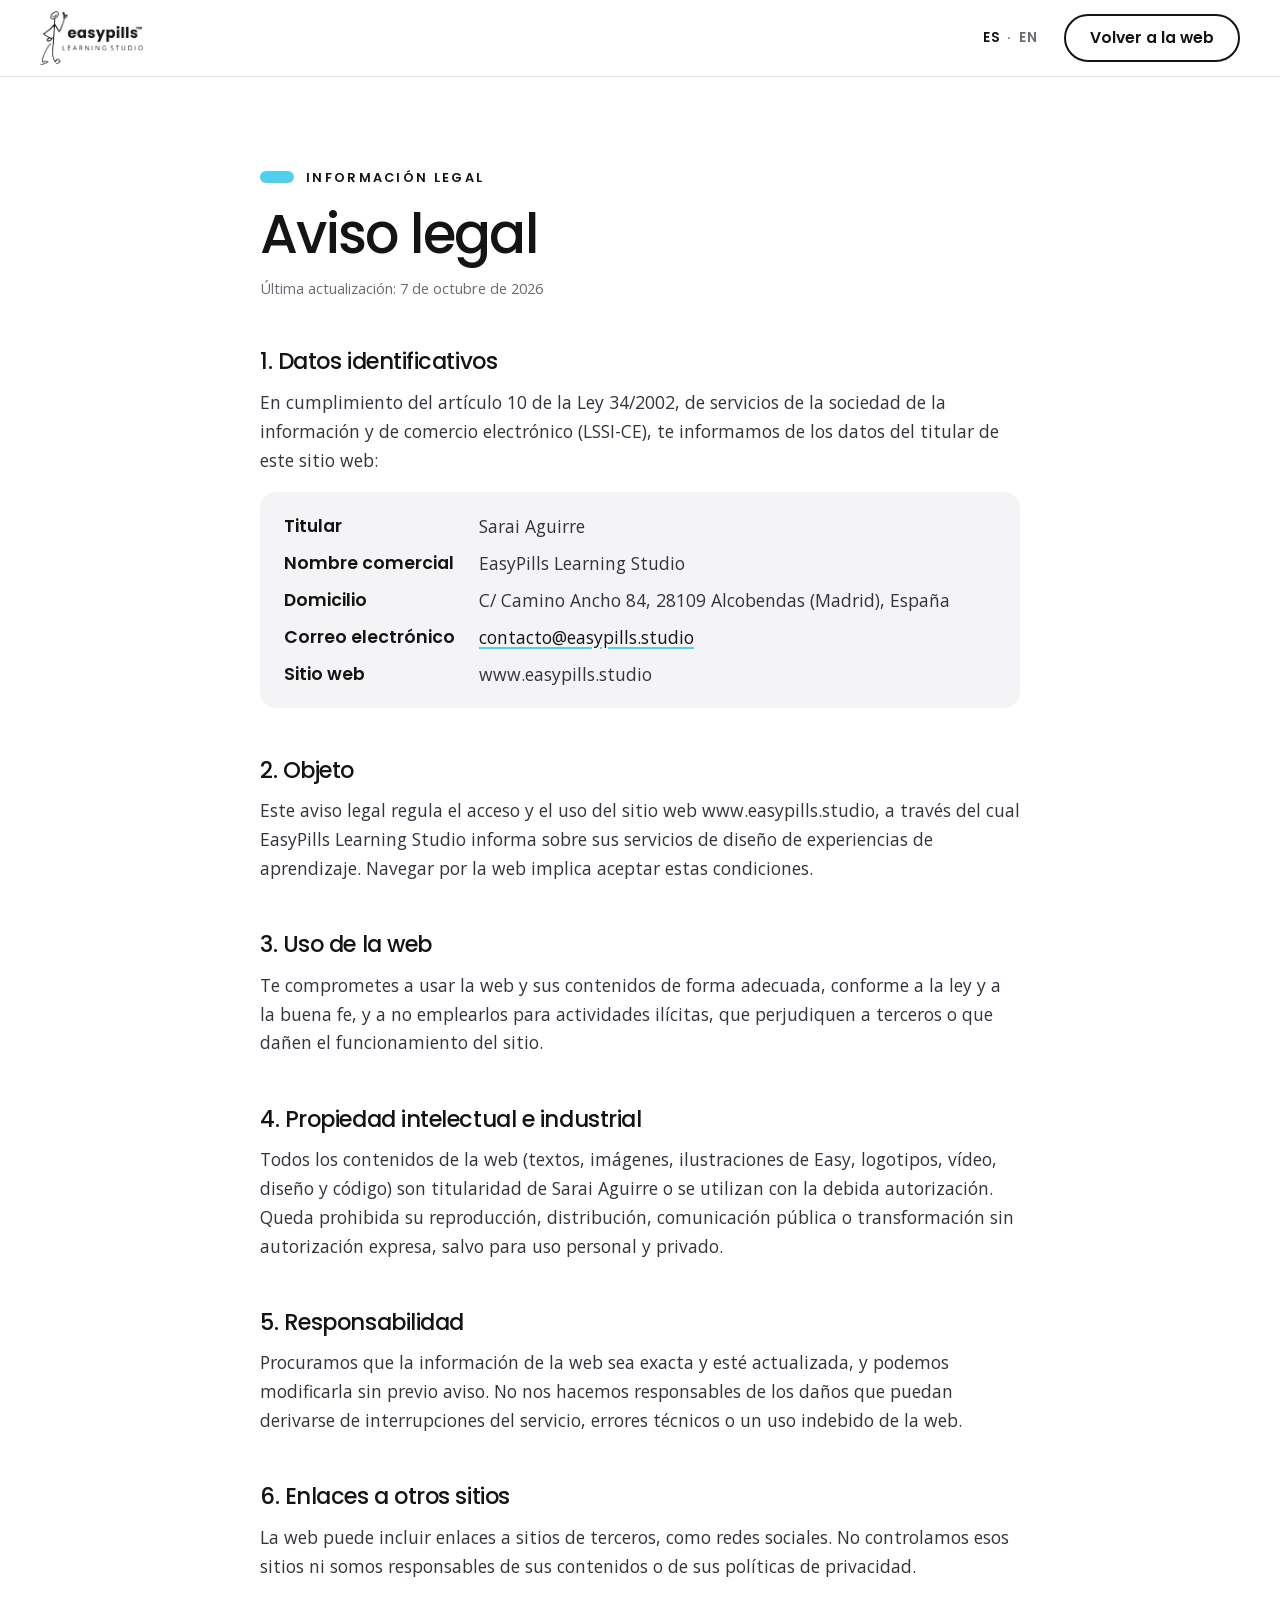
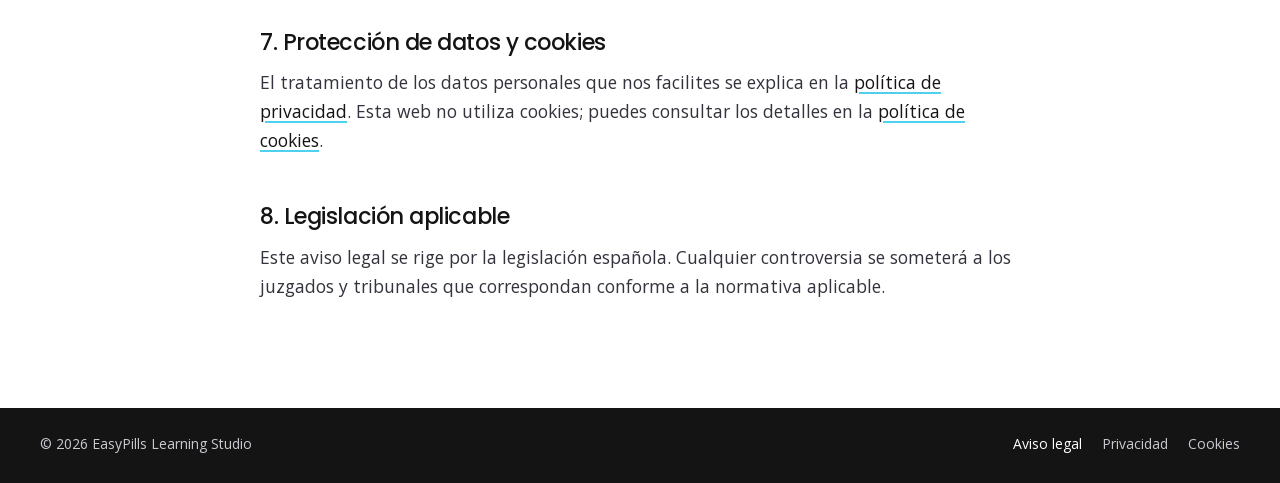
<file: aviso-legal.html>
<!doctype html>
<html lang="es">
<head>
  <meta charset="utf-8">
  <meta name="viewport" content="width=device-width, initial-scale=1">
  <title>Aviso legal · EasyPills Learning Studio</title>
  <meta name="description" content="Aviso legal del sitio web www.easypills.studio, de EasyPills Learning Studio.">
  <link rel="canonical" href="https://www.easypills.studio/aviso-legal.html">
  <link rel="alternate" hreflang="es" href="https://www.easypills.studio/aviso-legal.html">
  <link rel="alternate" hreflang="en" href="https://www.easypills.studio/en/legal-notice.html">
  <link rel="alternate" hreflang="x-default" href="https://www.easypills.studio/aviso-legal.html">
  <link rel="icon" href="favicon-32.png" sizes="32x32" type="image/png">
  <link rel="apple-touch-icon" href="apple-touch-icon.png">
  <link rel="stylesheet" href="css/styles.css">
</head>
<body class="legal-page">
  <header class="legal-header">
    <div class="container header-inner">
      <a class="brand" href="index.html" aria-label="EasyPills Learning Studio, inicio">
        <img src="assets/img/logo-dark.png" alt="EasyPills Learning Studio" width="900" height="471">
      </a>
      <nav class="lang-switch" aria-label="Idioma">
        <span aria-current="true">ES</span>
        <span aria-hidden="true">·</span>
        <a href="en/legal-notice.html" hreflang="en" lang="en" aria-label="English">EN</a>
      </nav>
      <a class="btn btn-ghost" href="index.html">Volver a la web</a>
    </div>
  </header>

  <main class="legal-main">
    <article class="container legal-doc">
      <p class="eyebrow"><span class="pill pill-cyan" aria-hidden="true"></span>Información legal</p>
      <h1>Aviso legal</h1>
      <p class="legal-meta">Última actualización: 7 de octubre de 2026</p>

      <h2>1. Datos identificativos</h2>
      <p>En cumplimiento del artículo 10 de la Ley 34/2002, de servicios de la sociedad de la información y de comercio electrónico (LSSI-CE), te informamos de los datos del titular de este sitio web:</p>
      <dl class="legal-data">
        <dt>Titular</dt><dd>Sarai Aguirre</dd>
        <dt>Nombre comercial</dt><dd>EasyPills Learning Studio</dd>
        <dt>Domicilio</dt><dd>C/ Camino Ancho 84, 28109 Alcobendas (Madrid), España</dd>
        <dt>Correo electrónico</dt><dd><a href="mailto:contacto@easypills.studio">contacto@easypills.studio</a></dd>
        <dt>Sitio web</dt><dd>www.easypills.studio</dd>
      </dl>

      <h2>2. Objeto</h2>
      <p>Este aviso legal regula el acceso y el uso del sitio web www.easypills.studio, a través del cual EasyPills Learning Studio informa sobre sus servicios de diseño de experiencias de aprendizaje. Navegar por la web implica aceptar estas condiciones.</p>

      <h2>3. Uso de la web</h2>
      <p>Te comprometes a usar la web y sus contenidos de forma adecuada, conforme a la ley y a la buena fe, y a no emplearlos para actividades ilícitas, que perjudiquen a terceros o que dañen el funcionamiento del sitio.</p>

      <h2>4. Propiedad intelectual e industrial</h2>
      <p>Todos los contenidos de la web (textos, imágenes, ilustraciones de Easy, logotipos, vídeo, diseño y código) son titularidad de Sarai Aguirre o se utilizan con la debida autorización. Queda prohibida su reproducción, distribución, comunicación pública o transformación sin autorización expresa, salvo para uso personal y privado.</p>

      <h2>5. Responsabilidad</h2>
      <p>Procuramos que la información de la web sea exacta y esté actualizada, y podemos modificarla sin previo aviso. No nos hacemos responsables de los daños que puedan derivarse de interrupciones del servicio, errores técnicos o un uso indebido de la web.</p>

      <h2>6. Enlaces a otros sitios</h2>
      <p>La web puede incluir enlaces a sitios de terceros, como redes sociales. No controlamos esos sitios ni somos responsables de sus contenidos o de sus políticas de privacidad.</p>

      <h2>7. Protección de datos y cookies</h2>
      <p>El tratamiento de los datos personales que nos facilites se explica en la <a href="privacidad.html">política de privacidad</a>. Esta web no utiliza cookies; puedes consultar los detalles en la <a href="cookies.html">política de cookies</a>.</p>

      <h2>8. Legislación aplicable</h2>
      <p>Este aviso legal se rige por la legislación española. Cualquier controversia se someterá a los juzgados y tribunales que correspondan conforme a la normativa aplicable.</p>
    </article>
  </main>

  <footer class="site-footer legal-footer">
    <div class="container footer-bottom">
      <p>© <span data-year>2026</span> EasyPills Learning Studio</p>
      <ul class="legal" role="list">
        <li><a href="aviso-legal.html" aria-current="page">Aviso legal</a></li>
        <li><a href="privacidad.html">Privacidad</a></li>
        <li><a href="cookies.html">Cookies</a></li>
      </ul>
    </div>
  </footer>
</body>
</html>
</file>
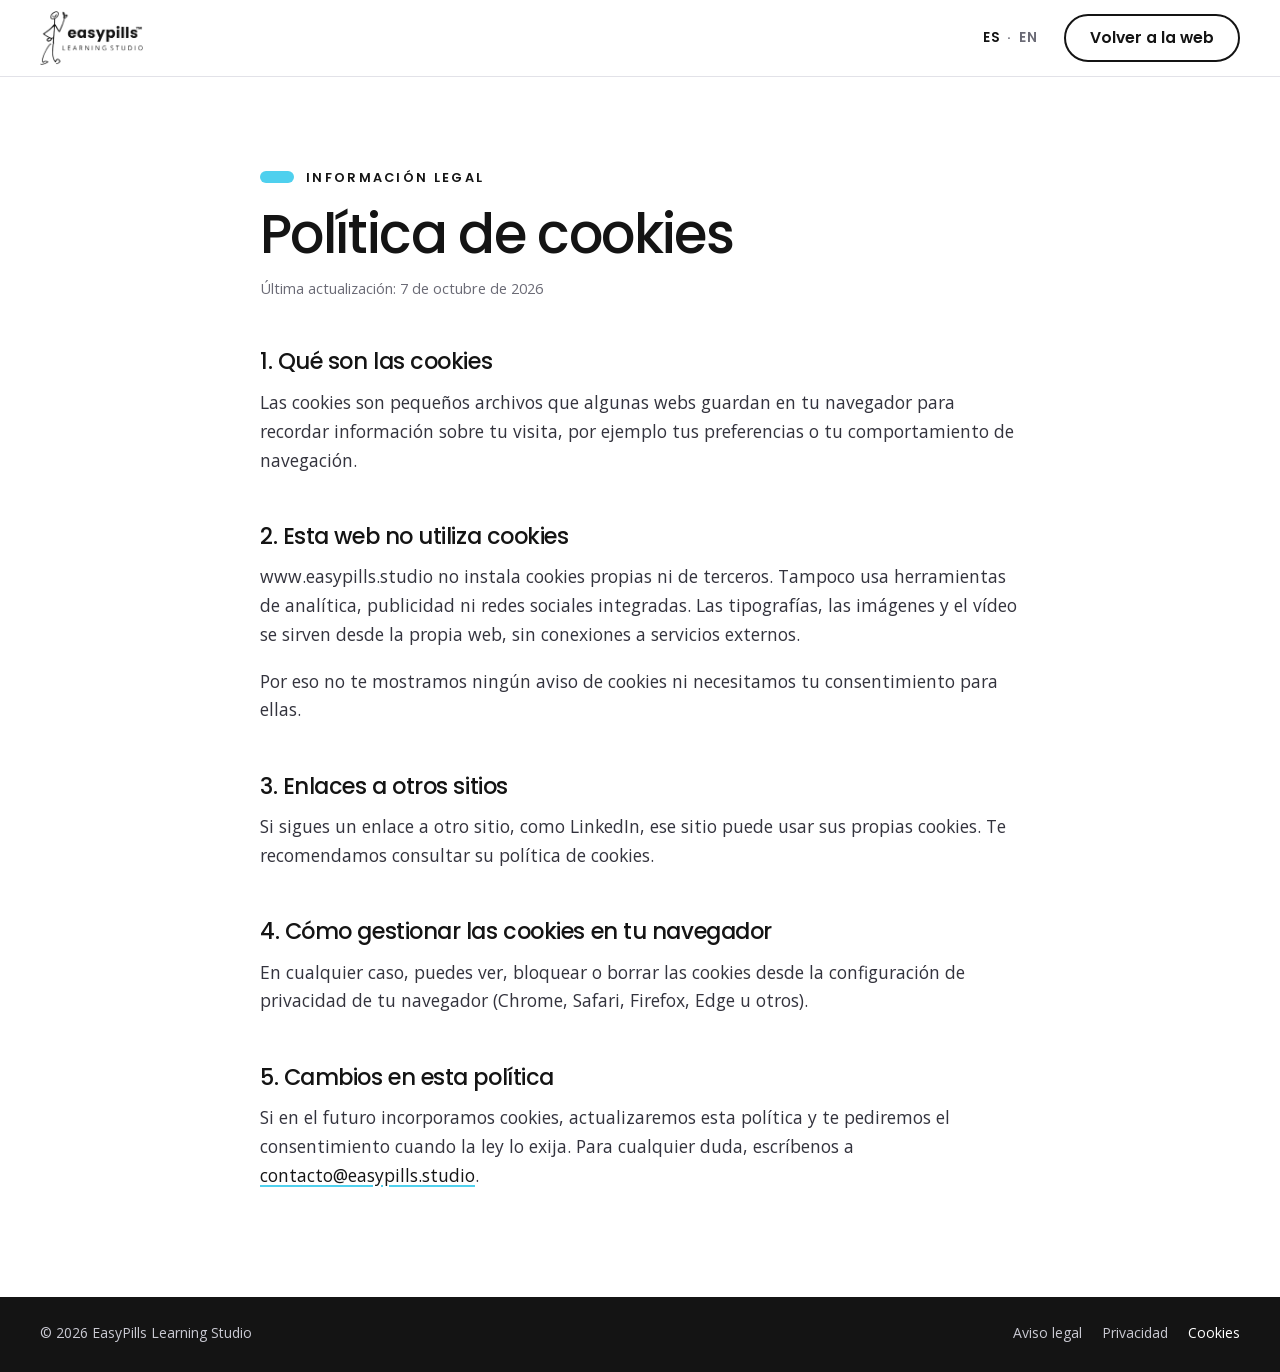
<file: cookies.html>
<!doctype html>
<html lang="es">
<head>
  <meta charset="utf-8">
  <meta name="viewport" content="width=device-width, initial-scale=1">
  <title>Política de cookies · EasyPills Learning Studio</title>
  <meta name="description" content="Política de cookies de www.easypills.studio: esta web no utiliza cookies.">
  <link rel="canonical" href="https://www.easypills.studio/cookies.html">
  <link rel="alternate" hreflang="es" href="https://www.easypills.studio/cookies.html">
  <link rel="alternate" hreflang="en" href="https://www.easypills.studio/en/cookies.html">
  <link rel="alternate" hreflang="x-default" href="https://www.easypills.studio/cookies.html">
  <link rel="icon" href="favicon-32.png" sizes="32x32" type="image/png">
  <link rel="apple-touch-icon" href="apple-touch-icon.png">
  <link rel="stylesheet" href="css/styles.css">
</head>
<body class="legal-page">
  <header class="legal-header">
    <div class="container header-inner">
      <a class="brand" href="index.html" aria-label="EasyPills Learning Studio, inicio">
        <img src="assets/img/logo-dark.png" alt="EasyPills Learning Studio" width="900" height="471">
      </a>
      <nav class="lang-switch" aria-label="Idioma">
        <span aria-current="true">ES</span>
        <span aria-hidden="true">·</span>
        <a href="en/cookies.html" hreflang="en" lang="en" aria-label="English">EN</a>
      </nav>
      <a class="btn btn-ghost" href="index.html">Volver a la web</a>
    </div>
  </header>

  <main class="legal-main">
    <article class="container legal-doc">
      <p class="eyebrow"><span class="pill pill-cyan" aria-hidden="true"></span>Información legal</p>
      <h1>Política de cookies</h1>
      <p class="legal-meta">Última actualización: 7 de octubre de 2026</p>

      <h2>1. Qué son las cookies</h2>
      <p>Las cookies son pequeños archivos que algunas webs guardan en tu navegador para recordar información sobre tu visita, por ejemplo tus preferencias o tu comportamiento de navegación.</p>

      <h2>2. Esta web no utiliza cookies</h2>
      <p>www.easypills.studio no instala cookies propias ni de terceros. Tampoco usa herramientas de analítica, publicidad ni redes sociales integradas. Las tipografías, las imágenes y el vídeo se sirven desde la propia web, sin conexiones a servicios externos.</p>
      <p>Por eso no te mostramos ningún aviso de cookies ni necesitamos tu consentimiento para ellas.</p>

      <h2>3. Enlaces a otros sitios</h2>
      <p>Si sigues un enlace a otro sitio, como LinkedIn, ese sitio puede usar sus propias cookies. Te recomendamos consultar su política de cookies.</p>

      <h2>4. Cómo gestionar las cookies en tu navegador</h2>
      <p>En cualquier caso, puedes ver, bloquear o borrar las cookies desde la configuración de privacidad de tu navegador (Chrome, Safari, Firefox, Edge u otros).</p>

      <h2>5. Cambios en esta política</h2>
      <p>Si en el futuro incorporamos cookies, actualizaremos esta política y te pediremos el consentimiento cuando la ley lo exija. Para cualquier duda, escríbenos a <a href="mailto:contacto@easypills.studio">contacto@easypills.studio</a>.</p>
    </article>
  </main>

  <footer class="site-footer legal-footer">
    <div class="container footer-bottom">
      <p>© <span data-year>2026</span> EasyPills Learning Studio</p>
      <ul class="legal" role="list">
        <li><a href="aviso-legal.html">Aviso legal</a></li>
        <li><a href="privacidad.html">Privacidad</a></li>
        <li><a href="cookies.html" aria-current="page">Cookies</a></li>
      </ul>
    </div>
  </footer>
</body>
</html>
</file>
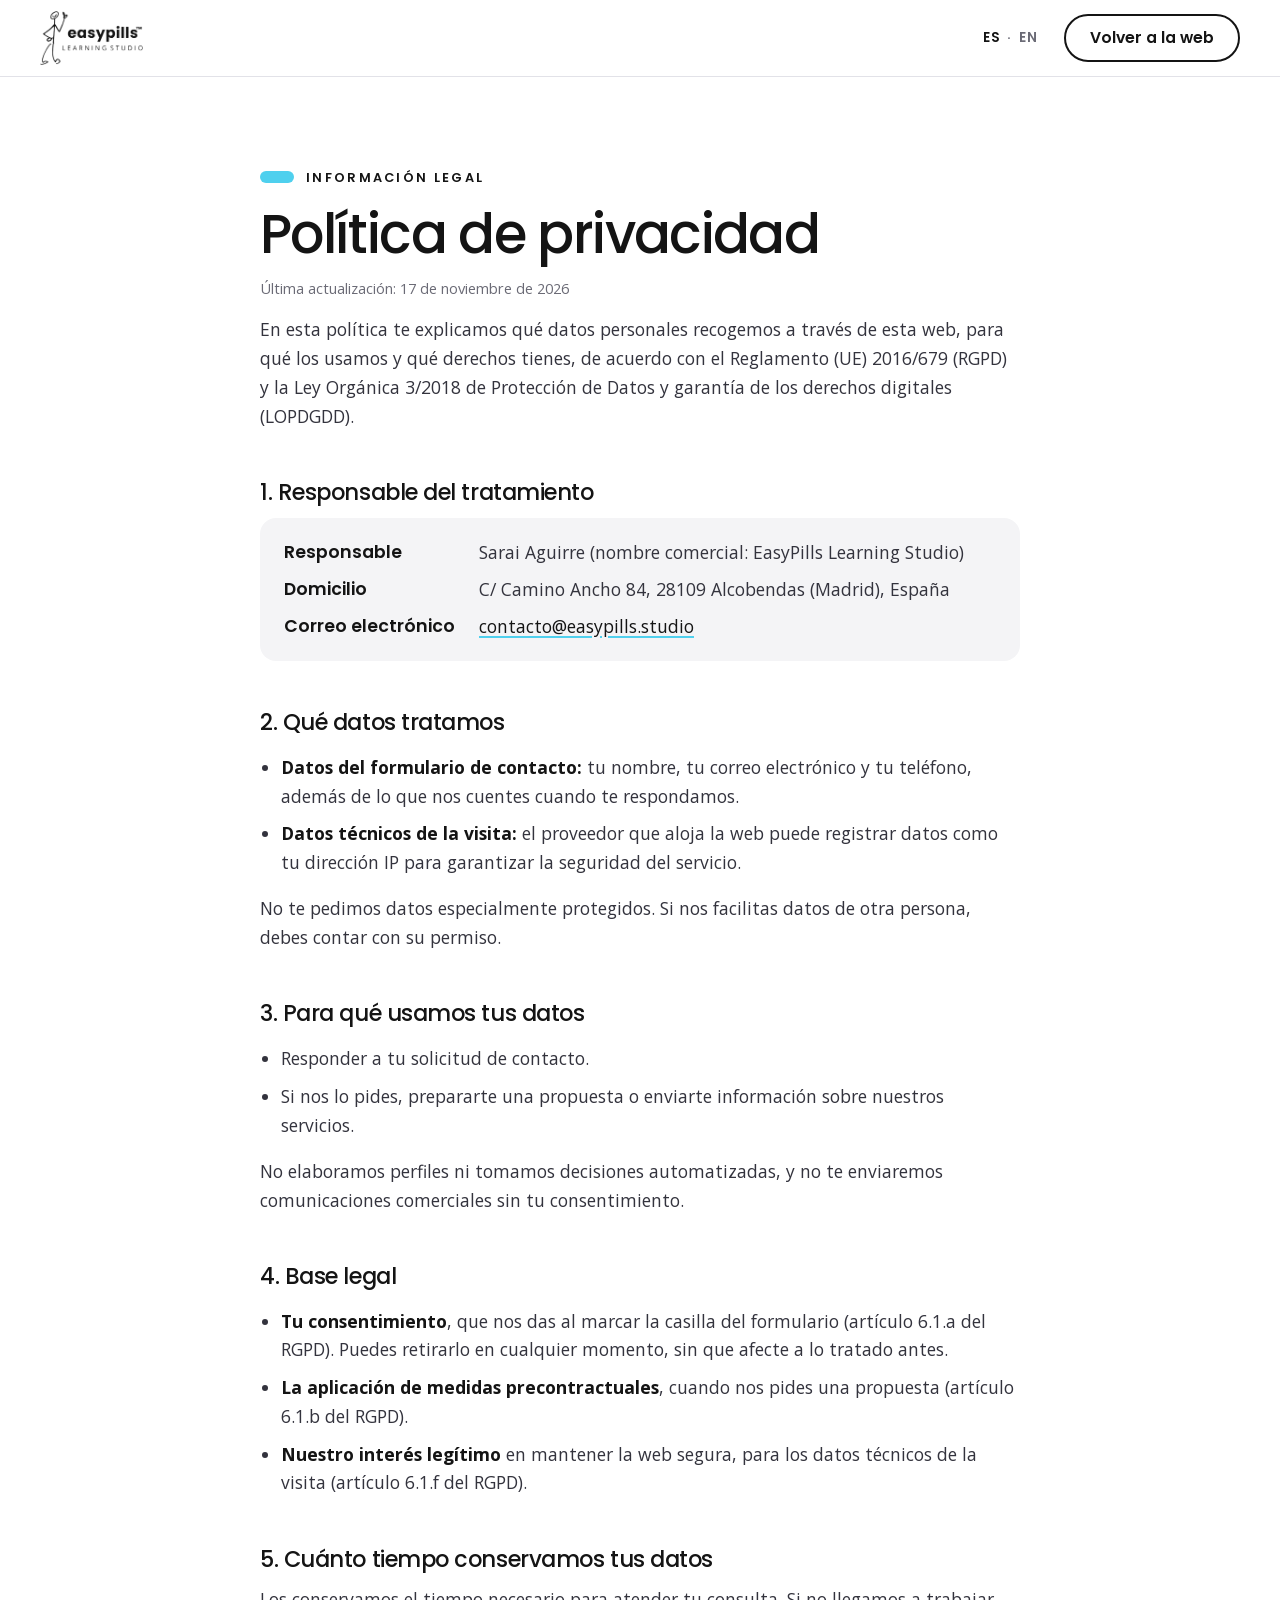
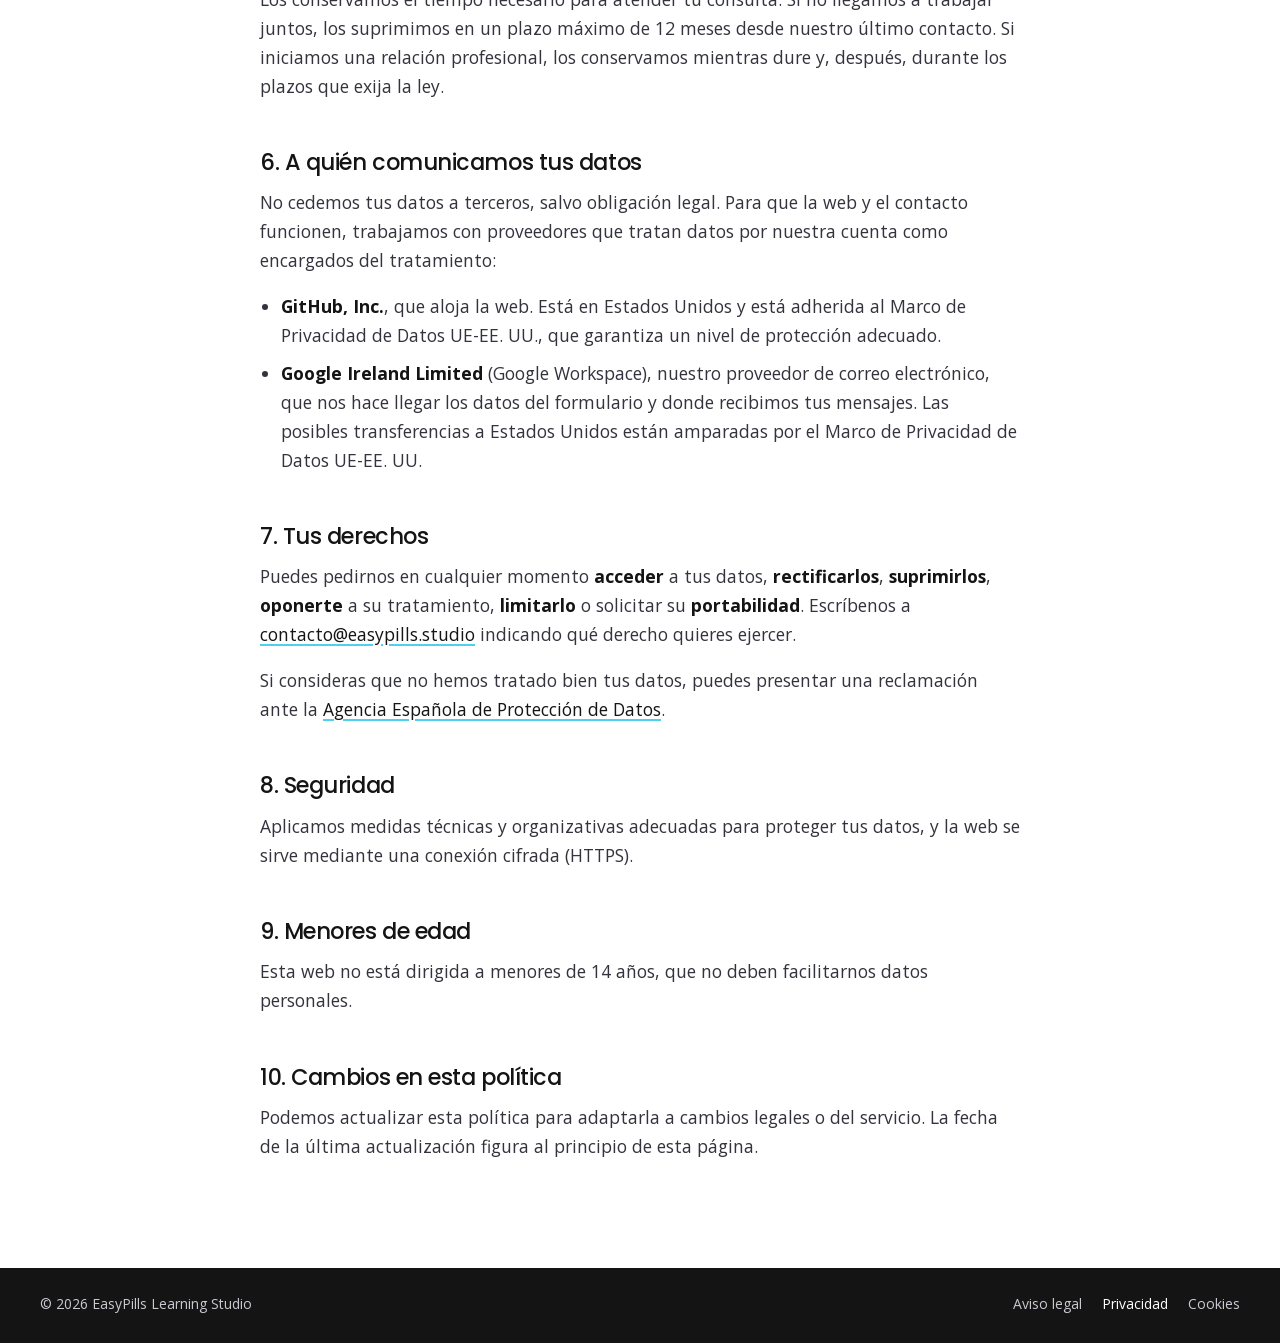
<file: privacidad.html>
<!doctype html>
<html lang="es">
<head>
  <meta charset="utf-8">
  <meta name="viewport" content="width=device-width, initial-scale=1">
  <title>Política de privacidad · EasyPills Learning Studio</title>
  <meta name="description" content="Cómo trata EasyPills Learning Studio los datos personales que recoge a través de www.easypills.studio.">
  <link rel="canonical" href="https://www.easypills.studio/privacidad.html">
  <link rel="alternate" hreflang="es" href="https://www.easypills.studio/privacidad.html">
  <link rel="alternate" hreflang="en" href="https://www.easypills.studio/en/privacy.html">
  <link rel="alternate" hreflang="x-default" href="https://www.easypills.studio/privacidad.html">
  <link rel="icon" href="favicon-32.png" sizes="32x32" type="image/png">
  <link rel="apple-touch-icon" href="apple-touch-icon.png">
  <link rel="stylesheet" href="css/styles.css">
</head>
<body class="legal-page">
  <header class="legal-header">
    <div class="container header-inner">
      <a class="brand" href="index.html" aria-label="EasyPills Learning Studio, inicio">
        <img src="assets/img/logo-dark.png" alt="EasyPills Learning Studio" width="900" height="471">
      </a>
      <nav class="lang-switch" aria-label="Idioma">
        <span aria-current="true">ES</span>
        <span aria-hidden="true">·</span>
        <a href="en/privacy.html" hreflang="en" lang="en" aria-label="English">EN</a>
      </nav>
      <a class="btn btn-ghost" href="index.html">Volver a la web</a>
    </div>
  </header>

  <main class="legal-main">
    <article class="container legal-doc">
      <p class="eyebrow"><span class="pill pill-cyan" aria-hidden="true"></span>Información legal</p>
      <h1>Política de privacidad</h1>
      <p class="legal-meta">Última actualización: 17 de noviembre de 2026</p>

      <p>En esta política te explicamos qué datos personales recogemos a través de esta web, para qué los usamos y qué derechos tienes, de acuerdo con el Reglamento (UE) 2016/679 (RGPD) y la Ley Orgánica 3/2018 de Protección de Datos y garantía de los derechos digitales (LOPDGDD).</p>

      <h2>1. Responsable del tratamiento</h2>
      <dl class="legal-data">
        <dt>Responsable</dt><dd>Sarai Aguirre (nombre comercial: EasyPills Learning Studio)</dd>
        <dt>Domicilio</dt><dd>C/ Camino Ancho 84, 28109 Alcobendas (Madrid), España</dd>
        <dt>Correo electrónico</dt><dd><a href="mailto:contacto@easypills.studio">contacto@easypills.studio</a></dd>
      </dl>

      <h2>2. Qué datos tratamos</h2>
      <ul>
        <li><strong>Datos del formulario de contacto:</strong> tu nombre, tu correo electrónico y tu teléfono, además de lo que nos cuentes cuando te respondamos.</li>
        <li><strong>Datos técnicos de la visita:</strong> el proveedor que aloja la web puede registrar datos como tu dirección IP para garantizar la seguridad del servicio.</li>
      </ul>
      <p>No te pedimos datos especialmente protegidos. Si nos facilitas datos de otra persona, debes contar con su permiso.</p>

      <h2>3. Para qué usamos tus datos</h2>
      <ul>
        <li>Responder a tu solicitud de contacto.</li>
        <li>Si nos lo pides, prepararte una propuesta o enviarte información sobre nuestros servicios.</li>
      </ul>
      <p>No elaboramos perfiles ni tomamos decisiones automatizadas, y no te enviaremos comunicaciones comerciales sin tu consentimiento.</p>

      <h2>4. Base legal</h2>
      <ul>
        <li><strong>Tu consentimiento</strong>, que nos das al marcar la casilla del formulario (artículo 6.1.a del RGPD). Puedes retirarlo en cualquier momento, sin que afecte a lo tratado antes.</li>
        <li><strong>La aplicación de medidas precontractuales</strong>, cuando nos pides una propuesta (artículo 6.1.b del RGPD).</li>
        <li><strong>Nuestro interés legítimo</strong> en mantener la web segura, para los datos técnicos de la visita (artículo 6.1.f del RGPD).</li>
      </ul>

      <h2>5. Cuánto tiempo conservamos tus datos</h2>
      <p>Los conservamos el tiempo necesario para atender tu consulta. Si no llegamos a trabajar juntos, los suprimimos en un plazo máximo de 12 meses desde nuestro último contacto. Si iniciamos una relación profesional, los conservamos mientras dure y, después, durante los plazos que exija la ley.</p>

      <h2>6. A quién comunicamos tus datos</h2>
      <p>No cedemos tus datos a terceros, salvo obligación legal. Para que la web y el contacto funcionen, trabajamos con proveedores que tratan datos por nuestra cuenta como encargados del tratamiento:</p>
      <ul>
        <li><strong>GitHub, Inc.</strong>, que aloja la web. Está en Estados Unidos y está adherida al Marco de Privacidad de Datos UE-EE. UU., que garantiza un nivel de protección adecuado.</li>
        <li><strong>Google Ireland Limited</strong> (Google Workspace), nuestro proveedor de correo electrónico, que nos hace llegar los datos del formulario y donde recibimos tus mensajes. Las posibles transferencias a Estados Unidos están amparadas por el Marco de Privacidad de Datos UE-EE. UU.</li>
      </ul>

      <h2>7. Tus derechos</h2>
      <p>Puedes pedirnos en cualquier momento <strong>acceder</strong> a tus datos, <strong>rectificarlos</strong>, <strong>suprimirlos</strong>, <strong>oponerte</strong> a su tratamiento, <strong>limitarlo</strong> o solicitar su <strong>portabilidad</strong>. Escríbenos a <a href="mailto:contacto@easypills.studio">contacto@easypills.studio</a> indicando qué derecho quieres ejercer.</p>
      <p>Si consideras que no hemos tratado bien tus datos, puedes presentar una reclamación ante la <a href="https://www.aepd.es" rel="noopener" target="_blank">Agencia Española de Protección de Datos</a>.</p>

      <h2>8. Seguridad</h2>
      <p>Aplicamos medidas técnicas y organizativas adecuadas para proteger tus datos, y la web se sirve mediante una conexión cifrada (HTTPS).</p>

      <h2>9. Menores de edad</h2>
      <p>Esta web no está dirigida a menores de 14 años, que no deben facilitarnos datos personales.</p>

      <h2>10. Cambios en esta política</h2>
      <p>Podemos actualizar esta política para adaptarla a cambios legales o del servicio. La fecha de la última actualización figura al principio de esta página.</p>
    </article>
  </main>

  <footer class="site-footer legal-footer">
    <div class="container footer-bottom">
      <p>© <span data-year>2026</span> EasyPills Learning Studio</p>
      <ul class="legal" role="list">
        <li><a href="aviso-legal.html">Aviso legal</a></li>
        <li><a href="privacidad.html" aria-current="page">Privacidad</a></li>
        <li><a href="cookies.html">Cookies</a></li>
      </ul>
    </div>
  </footer>
</body>
</html>
</file>
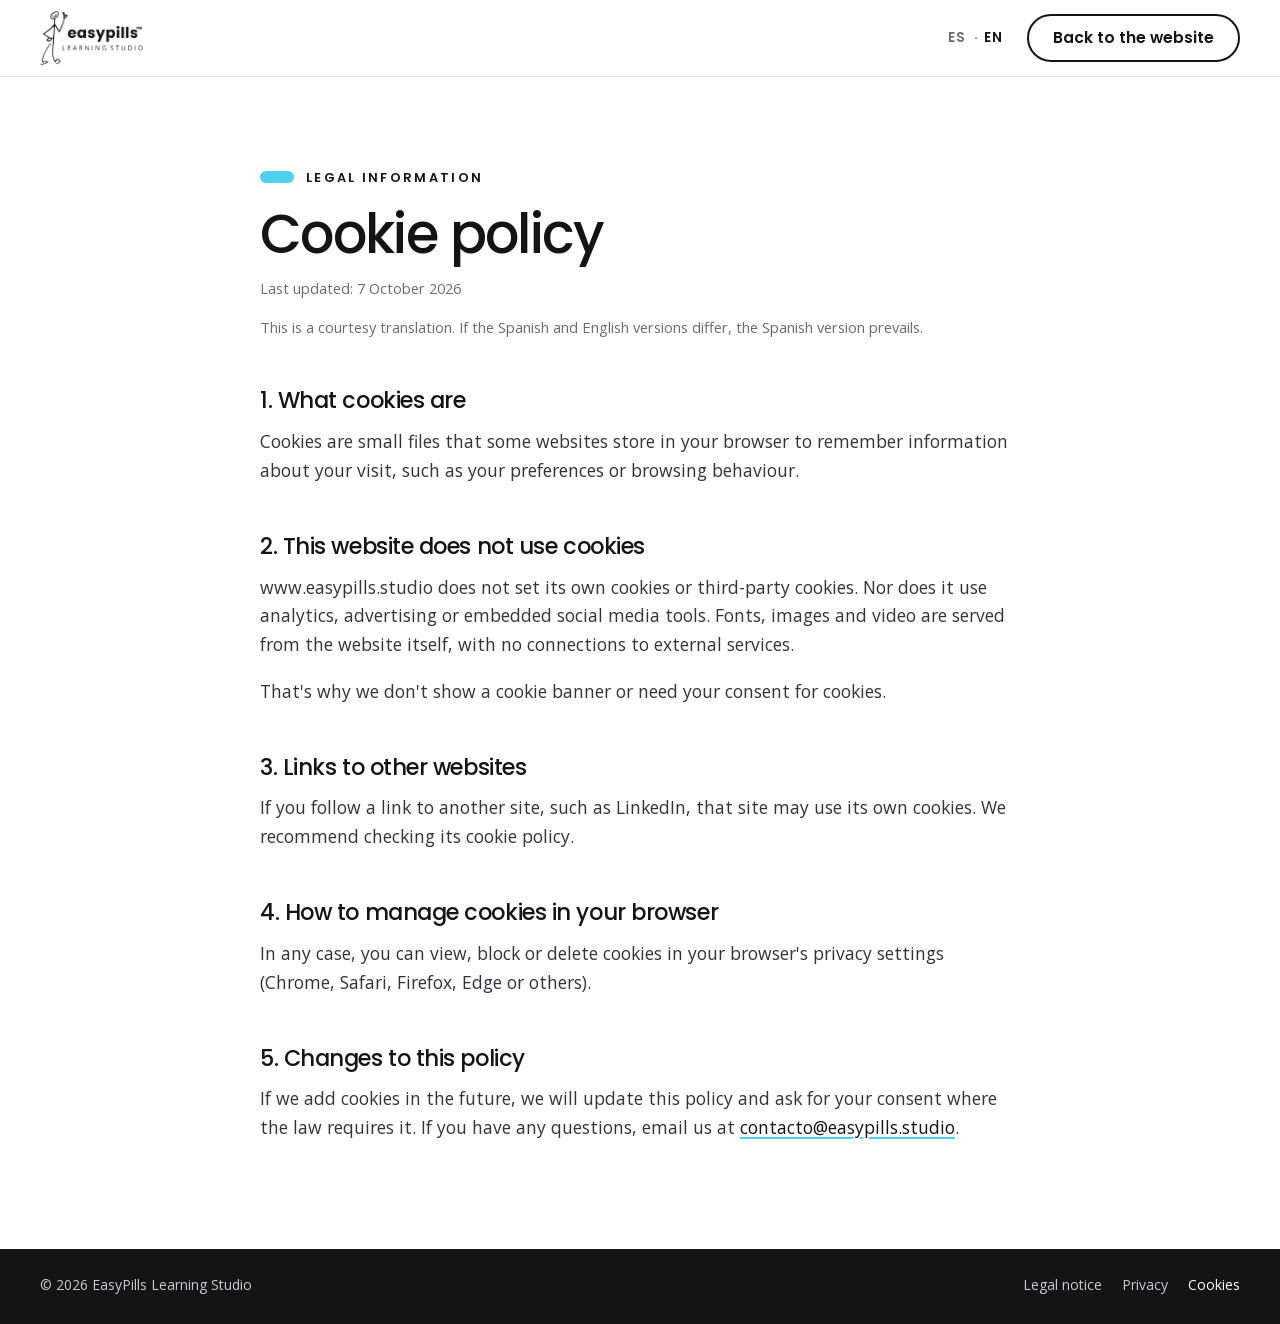
<file: en/cookies.html>
<!doctype html>
<html lang="en">
<head>
  <meta charset="utf-8">
  <meta name="viewport" content="width=device-width, initial-scale=1">
  <title>Cookie policy · EasyPills Learning Studio</title>
  <meta name="description" content="Cookie policy for www.easypills.studio: this website does not use cookies.">
  <link rel="canonical" href="https://www.easypills.studio/en/cookies.html">
  <link rel="alternate" hreflang="es" href="https://www.easypills.studio/cookies.html">
  <link rel="alternate" hreflang="en" href="https://www.easypills.studio/en/cookies.html">
  <link rel="alternate" hreflang="x-default" href="https://www.easypills.studio/cookies.html">
  <link rel="icon" href="../favicon-32.png" sizes="32x32" type="image/png">
  <link rel="apple-touch-icon" href="../apple-touch-icon.png">
  <link rel="stylesheet" href="../css/styles.css">
</head>
<body class="legal-page">
  <header class="legal-header">
    <div class="container header-inner">
      <a class="brand" href="index.html" aria-label="EasyPills Learning Studio, home">
        <img src="../assets/img/logo-dark.png" alt="EasyPills Learning Studio" width="900" height="471">
      </a>
      <nav class="lang-switch" aria-label="Language">
        <a href="../cookies.html" hreflang="es" lang="es" aria-label="Español">ES</a>
        <span aria-hidden="true">·</span>
        <span aria-current="true">EN</span>
      </nav>
      <a class="btn btn-ghost" href="index.html">Back to the website</a>
    </div>
  </header>

  <main class="legal-main">
    <article class="container legal-doc">
      <p class="eyebrow"><span class="pill pill-cyan" aria-hidden="true"></span>Legal information</p>
      <h1>Cookie policy</h1>
      <p class="legal-meta">Last updated: 7 October 2026</p>
      <p class="legal-meta">This is a courtesy translation. If the Spanish and English versions differ, the Spanish version prevails.</p>

      <h2>1. What cookies are</h2>
      <p>Cookies are small files that some websites store in your browser to remember information about your visit, such as your preferences or browsing behaviour.</p>

      <h2>2. This website does not use cookies</h2>
      <p>www.easypills.studio does not set its own cookies or third-party cookies. Nor does it use analytics, advertising or embedded social media tools. Fonts, images and video are served from the website itself, with no connections to external services.</p>
      <p>That's why we don't show a cookie banner or need your consent for cookies.</p>

      <h2>3. Links to other websites</h2>
      <p>If you follow a link to another site, such as LinkedIn, that site may use its own cookies. We recommend checking its cookie policy.</p>

      <h2>4. How to manage cookies in your browser</h2>
      <p>In any case, you can view, block or delete cookies in your browser's privacy settings (Chrome, Safari, Firefox, Edge or others).</p>

      <h2>5. Changes to this policy</h2>
      <p>If we add cookies in the future, we will update this policy and ask for your consent where the law requires it. If you have any questions, email us at <a href="mailto:contacto@easypills.studio">contacto@easypills.studio</a>.</p>
    </article>
  </main>

  <footer class="site-footer legal-footer">
    <div class="container footer-bottom">
      <p>© <span data-year>2026</span> EasyPills Learning Studio</p>
      <ul class="legal" role="list">
        <li><a href="legal-notice.html">Legal notice</a></li>
        <li><a href="privacy.html">Privacy</a></li>
        <li><a href="cookies.html" aria-current="page">Cookies</a></li>
      </ul>
    </div>
  </footer>
</body>
</html>
</file>
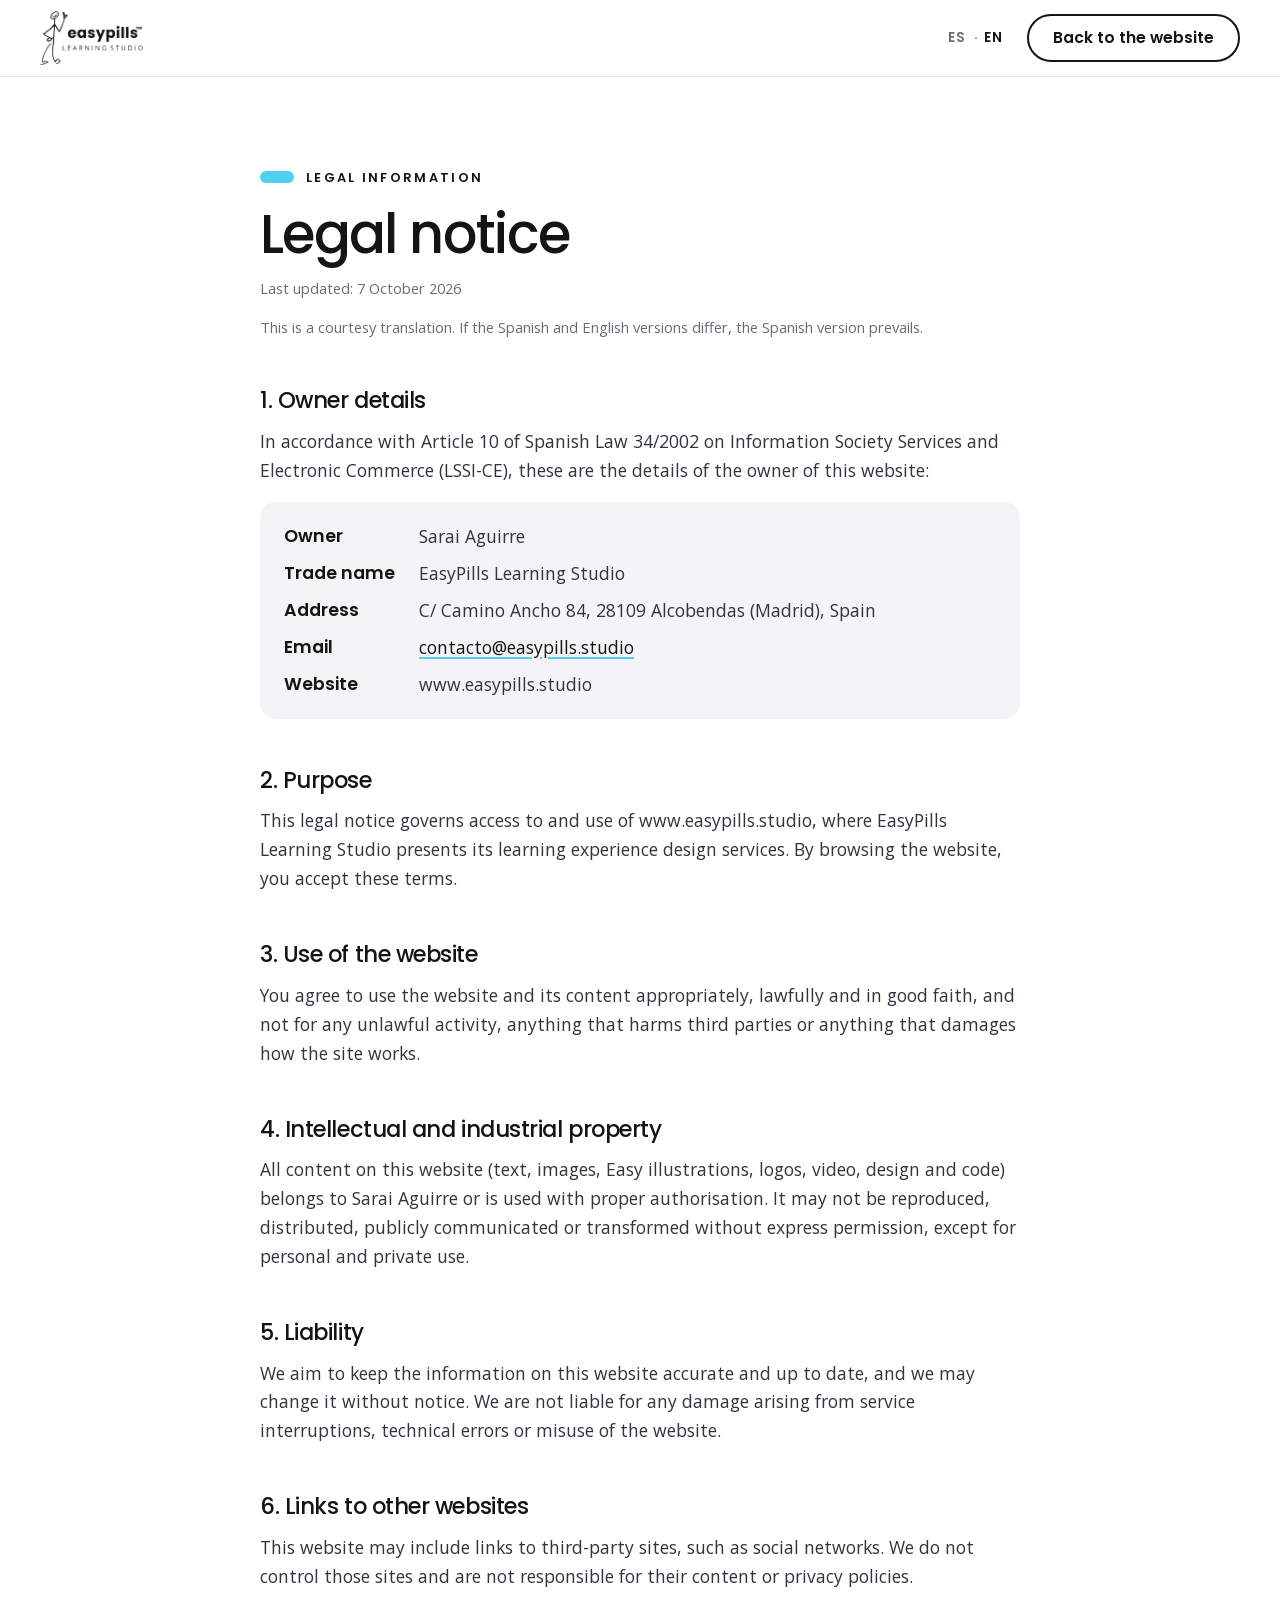
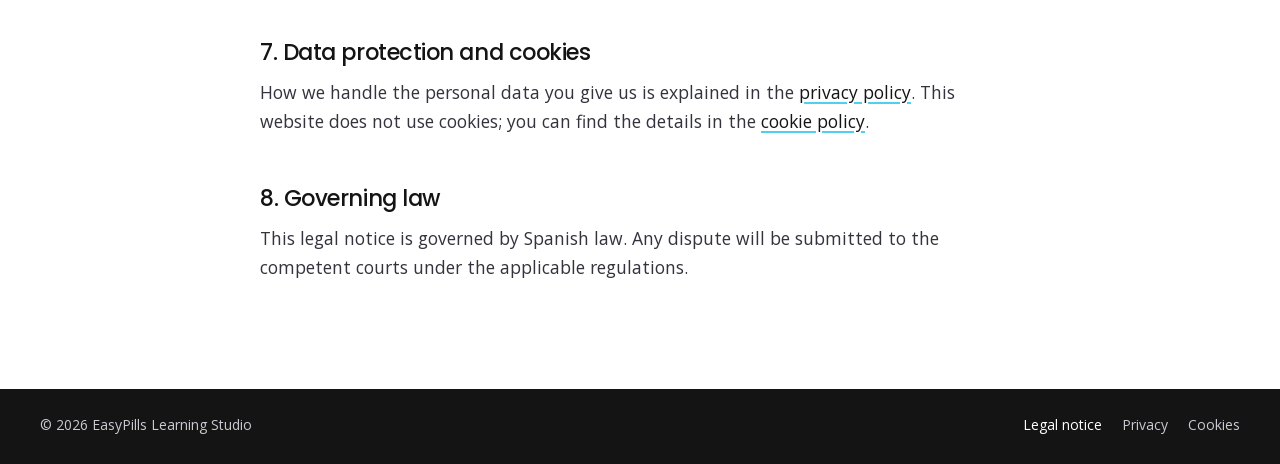
<file: en/legal-notice.html>
<!doctype html>
<html lang="en">
<head>
  <meta charset="utf-8">
  <meta name="viewport" content="width=device-width, initial-scale=1">
  <title>Legal notice · EasyPills Learning Studio</title>
  <meta name="description" content="Legal notice for www.easypills.studio, by EasyPills Learning Studio.">
  <link rel="canonical" href="https://www.easypills.studio/en/legal-notice.html">
  <link rel="alternate" hreflang="es" href="https://www.easypills.studio/aviso-legal.html">
  <link rel="alternate" hreflang="en" href="https://www.easypills.studio/en/legal-notice.html">
  <link rel="alternate" hreflang="x-default" href="https://www.easypills.studio/aviso-legal.html">
  <link rel="icon" href="../favicon-32.png" sizes="32x32" type="image/png">
  <link rel="apple-touch-icon" href="../apple-touch-icon.png">
  <link rel="stylesheet" href="../css/styles.css">
</head>
<body class="legal-page">
  <header class="legal-header">
    <div class="container header-inner">
      <a class="brand" href="index.html" aria-label="EasyPills Learning Studio, home">
        <img src="../assets/img/logo-dark.png" alt="EasyPills Learning Studio" width="900" height="471">
      </a>
      <nav class="lang-switch" aria-label="Language">
        <a href="../aviso-legal.html" hreflang="es" lang="es" aria-label="Español">ES</a>
        <span aria-hidden="true">·</span>
        <span aria-current="true">EN</span>
      </nav>
      <a class="btn btn-ghost" href="index.html">Back to the website</a>
    </div>
  </header>

  <main class="legal-main">
    <article class="container legal-doc">
      <p class="eyebrow"><span class="pill pill-cyan" aria-hidden="true"></span>Legal information</p>
      <h1>Legal notice</h1>
      <p class="legal-meta">Last updated: 7 October 2026</p>
      <p class="legal-meta">This is a courtesy translation. If the Spanish and English versions differ, the Spanish version prevails.</p>

      <h2>1. Owner details</h2>
      <p>In accordance with Article 10 of Spanish Law 34/2002 on Information Society Services and Electronic Commerce (LSSI-CE), these are the details of the owner of this website:</p>
      <dl class="legal-data">
        <dt>Owner</dt><dd>Sarai Aguirre</dd>
        <dt>Trade name</dt><dd>EasyPills Learning Studio</dd>
        <dt>Address</dt><dd>C/ Camino Ancho 84, 28109 Alcobendas (Madrid), Spain</dd>
        <dt>Email</dt><dd><a href="mailto:contacto@easypills.studio">contacto@easypills.studio</a></dd>
        <dt>Website</dt><dd>www.easypills.studio</dd>
      </dl>

      <h2>2. Purpose</h2>
      <p>This legal notice governs access to and use of www.easypills.studio, where EasyPills Learning Studio presents its learning experience design services. By browsing the website, you accept these terms.</p>

      <h2>3. Use of the website</h2>
      <p>You agree to use the website and its content appropriately, lawfully and in good faith, and not for any unlawful activity, anything that harms third parties or anything that damages how the site works.</p>

      <h2>4. Intellectual and industrial property</h2>
      <p>All content on this website (text, images, Easy illustrations, logos, video, design and code) belongs to Sarai Aguirre or is used with proper authorisation. It may not be reproduced, distributed, publicly communicated or transformed without express permission, except for personal and private use.</p>

      <h2>5. Liability</h2>
      <p>We aim to keep the information on this website accurate and up to date, and we may change it without notice. We are not liable for any damage arising from service interruptions, technical errors or misuse of the website.</p>

      <h2>6. Links to other websites</h2>
      <p>This website may include links to third-party sites, such as social networks. We do not control those sites and are not responsible for their content or privacy policies.</p>

      <h2>7. Data protection and cookies</h2>
      <p>How we handle the personal data you give us is explained in the <a href="privacy.html">privacy policy</a>. This website does not use cookies; you can find the details in the <a href="cookies.html">cookie policy</a>.</p>

      <h2>8. Governing law</h2>
      <p>This legal notice is governed by Spanish law. Any dispute will be submitted to the competent courts under the applicable regulations.</p>
    </article>
  </main>

  <footer class="site-footer legal-footer">
    <div class="container footer-bottom">
      <p>© <span data-year>2026</span> EasyPills Learning Studio</p>
      <ul class="legal" role="list">
        <li><a href="legal-notice.html" aria-current="page">Legal notice</a></li>
        <li><a href="privacy.html">Privacy</a></li>
        <li><a href="cookies.html">Cookies</a></li>
      </ul>
    </div>
  </footer>
</body>
</html>
</file>
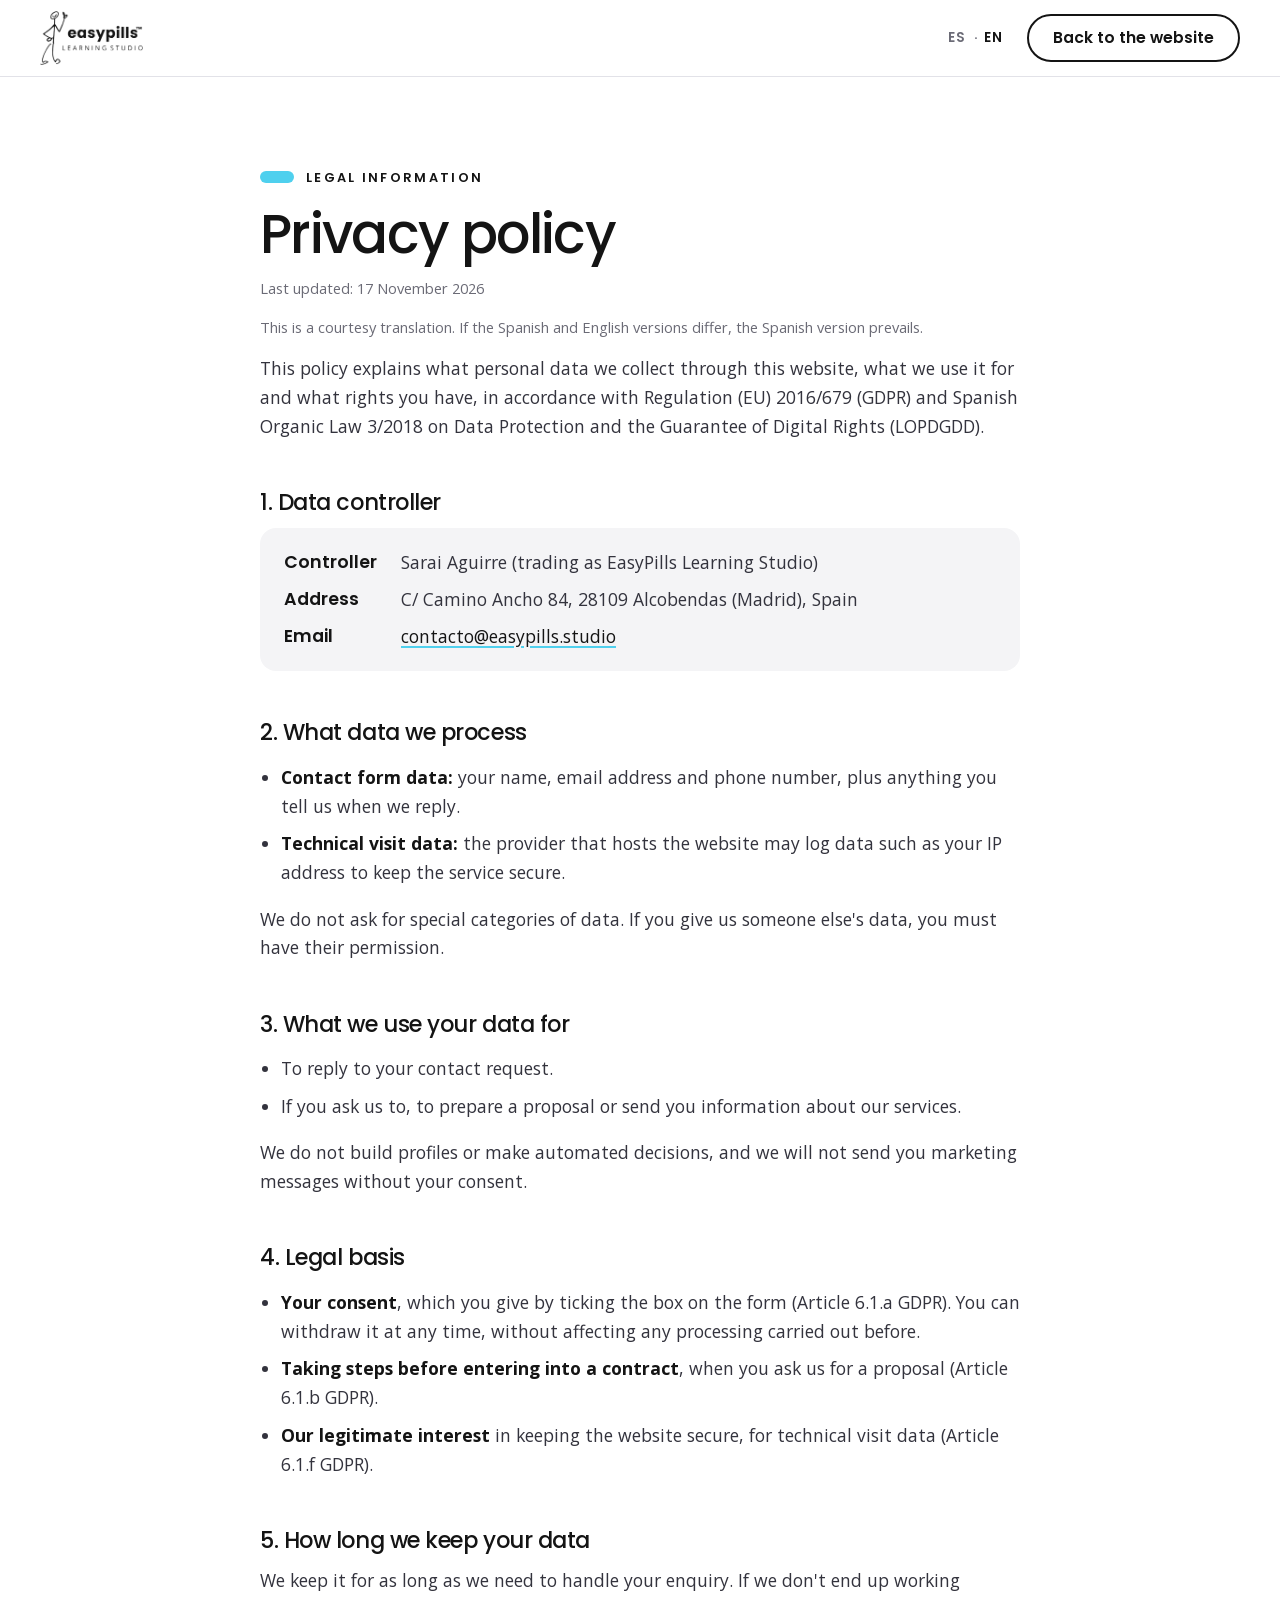
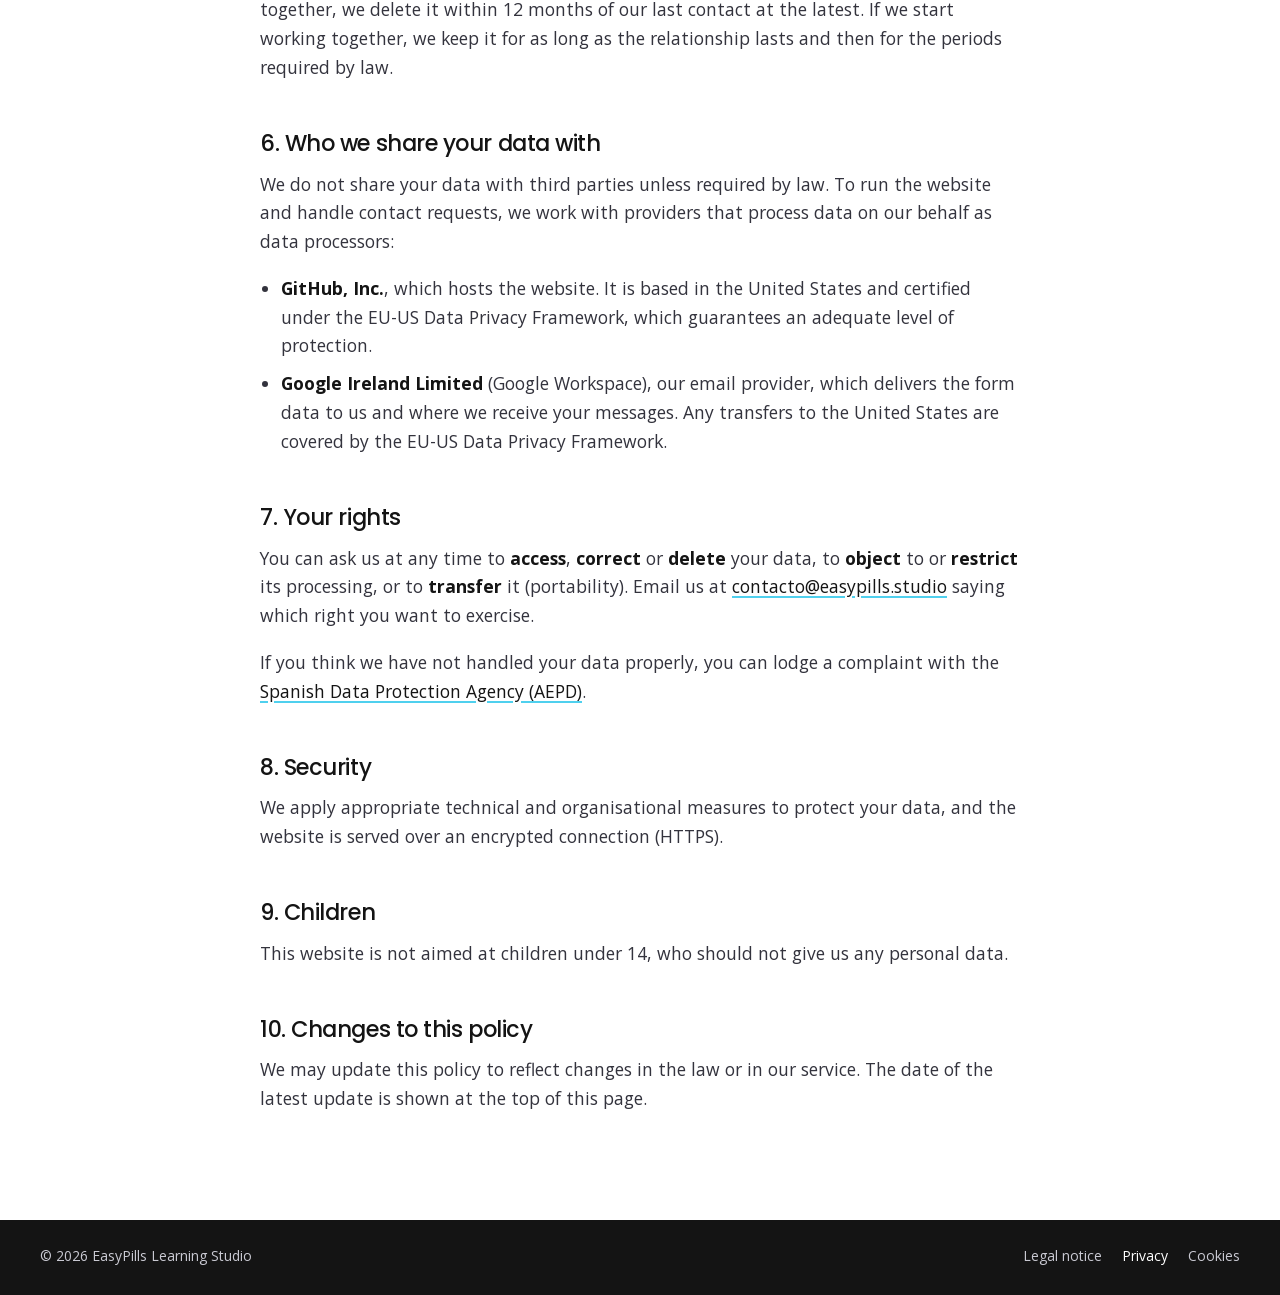
<file: en/privacy.html>
<!doctype html>
<html lang="en">
<head>
  <meta charset="utf-8">
  <meta name="viewport" content="width=device-width, initial-scale=1">
  <title>Privacy policy · EasyPills Learning Studio</title>
  <meta name="description" content="How EasyPills Learning Studio handles the personal data it collects through www.easypills.studio.">
  <link rel="canonical" href="https://www.easypills.studio/en/privacy.html">
  <link rel="alternate" hreflang="es" href="https://www.easypills.studio/privacidad.html">
  <link rel="alternate" hreflang="en" href="https://www.easypills.studio/en/privacy.html">
  <link rel="alternate" hreflang="x-default" href="https://www.easypills.studio/privacidad.html">
  <link rel="icon" href="../favicon-32.png" sizes="32x32" type="image/png">
  <link rel="apple-touch-icon" href="../apple-touch-icon.png">
  <link rel="stylesheet" href="../css/styles.css">
</head>
<body class="legal-page">
  <header class="legal-header">
    <div class="container header-inner">
      <a class="brand" href="index.html" aria-label="EasyPills Learning Studio, home">
        <img src="../assets/img/logo-dark.png" alt="EasyPills Learning Studio" width="900" height="471">
      </a>
      <nav class="lang-switch" aria-label="Language">
        <a href="../privacidad.html" hreflang="es" lang="es" aria-label="Español">ES</a>
        <span aria-hidden="true">·</span>
        <span aria-current="true">EN</span>
      </nav>
      <a class="btn btn-ghost" href="index.html">Back to the website</a>
    </div>
  </header>

  <main class="legal-main">
    <article class="container legal-doc">
      <p class="eyebrow"><span class="pill pill-cyan" aria-hidden="true"></span>Legal information</p>
      <h1>Privacy policy</h1>
      <p class="legal-meta">Last updated: 17 November 2026</p>
      <p class="legal-meta">This is a courtesy translation. If the Spanish and English versions differ, the Spanish version prevails.</p>

      <p>This policy explains what personal data we collect through this website, what we use it for and what rights you have, in accordance with Regulation (EU) 2016/679 (GDPR) and Spanish Organic Law 3/2018 on Data Protection and the Guarantee of Digital Rights (LOPDGDD).</p>

      <h2>1. Data controller</h2>
      <dl class="legal-data">
        <dt>Controller</dt><dd>Sarai Aguirre (trading as EasyPills Learning Studio)</dd>
        <dt>Address</dt><dd>C/ Camino Ancho 84, 28109 Alcobendas (Madrid), Spain</dd>
        <dt>Email</dt><dd><a href="mailto:contacto@easypills.studio">contacto@easypills.studio</a></dd>
      </dl>

      <h2>2. What data we process</h2>
      <ul>
        <li><strong>Contact form data:</strong> your name, email address and phone number, plus anything you tell us when we reply.</li>
        <li><strong>Technical visit data:</strong> the provider that hosts the website may log data such as your IP address to keep the service secure.</li>
      </ul>
      <p>We do not ask for special categories of data. If you give us someone else's data, you must have their permission.</p>

      <h2>3. What we use your data for</h2>
      <ul>
        <li>To reply to your contact request.</li>
        <li>If you ask us to, to prepare a proposal or send you information about our services.</li>
      </ul>
      <p>We do not build profiles or make automated decisions, and we will not send you marketing messages without your consent.</p>

      <h2>4. Legal basis</h2>
      <ul>
        <li><strong>Your consent</strong>, which you give by ticking the box on the form (Article 6.1.a GDPR). You can withdraw it at any time, without affecting any processing carried out before.</li>
        <li><strong>Taking steps before entering into a contract</strong>, when you ask us for a proposal (Article 6.1.b GDPR).</li>
        <li><strong>Our legitimate interest</strong> in keeping the website secure, for technical visit data (Article 6.1.f GDPR).</li>
      </ul>

      <h2>5. How long we keep your data</h2>
      <p>We keep it for as long as we need to handle your enquiry. If we don't end up working together, we delete it within 12 months of our last contact at the latest. If we start working together, we keep it for as long as the relationship lasts and then for the periods required by law.</p>

      <h2>6. Who we share your data with</h2>
      <p>We do not share your data with third parties unless required by law. To run the website and handle contact requests, we work with providers that process data on our behalf as data processors:</p>
      <ul>
        <li><strong>GitHub, Inc.</strong>, which hosts the website. It is based in the United States and certified under the EU-US Data Privacy Framework, which guarantees an adequate level of protection.</li>
        <li><strong>Google Ireland Limited</strong> (Google Workspace), our email provider, which delivers the form data to us and where we receive your messages. Any transfers to the United States are covered by the EU-US Data Privacy Framework.</li>
      </ul>

      <h2>7. Your rights</h2>
      <p>You can ask us at any time to <strong>access</strong>, <strong>correct</strong> or <strong>delete</strong> your data, to <strong>object</strong> to or <strong>restrict</strong> its processing, or to <strong>transfer</strong> it (portability). Email us at <a href="mailto:contacto@easypills.studio">contacto@easypills.studio</a> saying which right you want to exercise.</p>
      <p>If you think we have not handled your data properly, you can lodge a complaint with the <a href="https://www.aepd.es/en" rel="noopener" target="_blank">Spanish Data Protection Agency (AEPD)</a>.</p>

      <h2>8. Security</h2>
      <p>We apply appropriate technical and organisational measures to protect your data, and the website is served over an encrypted connection (HTTPS).</p>

      <h2>9. Children</h2>
      <p>This website is not aimed at children under 14, who should not give us any personal data.</p>

      <h2>10. Changes to this policy</h2>
      <p>We may update this policy to reflect changes in the law or in our service. The date of the latest update is shown at the top of this page.</p>
    </article>
  </main>

  <footer class="site-footer legal-footer">
    <div class="container footer-bottom">
      <p>© <span data-year>2026</span> EasyPills Learning Studio</p>
      <ul class="legal" role="list">
        <li><a href="legal-notice.html">Legal notice</a></li>
        <li><a href="privacy.html" aria-current="page">Privacy</a></li>
        <li><a href="cookies.html">Cookies</a></li>
      </ul>
    </div>
  </footer>
</body>
</html>
</file>
<file: css/styles.css>
/* =========================================================================
   EasyPills Learning Studio · estilos
   Marca: Poppins (titulares) + Open Sans (texto). Paleta del Intro deck.
   ========================================================================= */

/* ---------- Fuentes (alojadas en el propio sitio) ---------- */
@font-face { font-family: "Poppins"; src: url("../assets/fonts/poppins-200.woff2") format("woff2"); font-weight: 200; font-style: normal; font-display: swap; }
@font-face { font-family: "Poppins"; src: url("../assets/fonts/poppins-300.woff2") format("woff2"); font-weight: 300; font-style: normal; font-display: swap; }
@font-face { font-family: "Poppins"; src: url("../assets/fonts/poppins-500.woff2") format("woff2"); font-weight: 500; font-style: normal; font-display: swap; }
@font-face { font-family: "Poppins"; src: url("../assets/fonts/poppins-600.woff2") format("woff2"); font-weight: 600; font-style: normal; font-display: swap; }
@font-face { font-family: "Poppins"; src: url("../assets/fonts/poppins-700.woff2") format("woff2"); font-weight: 700; font-style: normal; font-display: swap; }
@font-face { font-family: "Open Sans"; src: url("../assets/fonts/opensans-var.woff2") format("woff2"); font-weight: 300 800; font-style: normal; font-display: swap; }
@font-face { font-family: "Open Sans"; src: url("../assets/fonts/opensans-italic-var.woff2") format("woff2"); font-weight: 400; font-style: italic; font-display: swap; }

/* ---------- Tokens ---------- */
:root {
  --ink: #141414;
  --ink-2: #16161D;
  --card-dark: #23232E;
  --text: #33333D;
  --muted: #6B6B76;
  --on-dark: #C9C9D2;
  --on-dark-2: #B6B6C0;
  --soft: #F4F4F6;
  --line: #E2E2E8;
  --white: #FFFFFF;

  --cyan: #4FD0EE;
  --coral: #FF8278;
  --pink: #F5B5BE;
  --blue: #558ACC;

  /* Recuadros de marca: relleno suave + contorno del mismo tono */
  --cyan-soft: #E6F8FD;
  --pink-soft: #FCEEF0;
  --blue-soft: #E8EFF8;
  --cyan-line: #4FD0EF;
  --pink-line: #E5A9B1;
  --meter-track: #5A3B40;

  --font-head: "Poppins", "Helvetica Neue", Arial, sans-serif;
  --font-body: "Open Sans", "Helvetica Neue", Arial, sans-serif;

  --radius: 24px;
  --radius-lg: 30px;
  --container: 1200px;
  --gutter: clamp(16px, 4vw, 40px);
  --header-h: 76px;
  --section-y: clamp(72px, 10vw, 136px);
}

/* ---------- Base ---------- */
*, *::before, *::after { box-sizing: border-box; }

html {
  scroll-behavior: smooth;
  scroll-padding-top: calc(var(--header-h) + 12px);
  -webkit-text-size-adjust: 100%;
}

body {
  margin: 0;
  font-family: var(--font-body);
  font-size: clamp(16px, 0.2vw + 15.3px, 17.5px);
  line-height: 1.65;
  color: var(--text);
  background: var(--white);
  -webkit-font-smoothing: antialiased;
  text-rendering: optimizeLegibility;
}

img, video, svg { display: block; max-width: 100%; height: auto; }

h1, h2, h3, h4, h5 {
  margin: 0 0 0.5em;
  font-family: var(--font-head);
  font-weight: 500;
  line-height: 1.12;
  letter-spacing: -0.01em;
  color: var(--ink);
}
h1 { font-size: clamp(2.6rem, 4.6vw + 0.9rem, 5rem); line-height: 1.04; letter-spacing: -0.03em; }
h2 { font-size: clamp(2rem, 2.6vw + 0.9rem, 3.25rem); letter-spacing: -0.02em; }
h3 { font-size: clamp(1.25rem, 0.5vw + 1.05rem, 1.5rem); }
h4 { font-size: 1.2rem; }
.h3 { font-size: clamp(1.4rem, 1.1vw + 1rem, 2rem); }
.h4 { font-size: clamp(1.2rem, 0.6vw + 1rem, 1.5rem); }
.h5 {
  font-size: 0.8rem;
  font-weight: 600;
  text-transform: uppercase;
  letter-spacing: 0.16em;
}

p { margin: 0 0 1em; }
a { color: inherit; }
strong { font-weight: 700; color: var(--ink); }
:where(ul[role="list"], ol[role="list"]) { list-style: none; margin: 0; padding: 0; }

.container {
  width: min(100% - 2 * var(--gutter), var(--container));
  margin-inline: auto;
}

.skip-link {
  position: absolute;
  left: 16px;
  top: -60px;
  z-index: 100;
  padding: 10px 18px;
  border-radius: 999px;
  background: var(--ink);
  color: #fff;
  font-family: var(--font-head);
  text-decoration: none;
}
.skip-link:focus { top: 12px; }

:focus-visible {
  outline: 3px solid var(--blue);
  outline-offset: 3px;
  border-radius: 6px;
}

/* ---------- Piezas reutilizables ---------- */
.pill {
  display: inline-block;
  width: 34px;
  height: 12px;
  border-radius: 999px;
  background: var(--ink);
  flex: none;
}
.pill-cyan { background: var(--cyan); }
.pill-coral { background: var(--coral); }
.pill-pink { background: var(--pink); }
.pill-blue { background: var(--blue); }

.eyebrow {
  display: flex;
  align-items: center;
  gap: 12px;
  margin-bottom: 18px;
  font-family: var(--font-head);
  font-size: 0.8rem;
  font-weight: 600;
  letter-spacing: 0.18em;
  text-transform: uppercase;
  color: var(--ink);
}
.eyebrow-on-dark { color: var(--cyan); }

/* Subrayado tipo rotulador: el texto sigue en tinta y el color va detrás */
.hl {
  padding: 0 0.06em;
  background-image: linear-gradient(transparent 63%, var(--cyan) 63%, var(--cyan) 88%, transparent 88%);
  background-repeat: no-repeat;
  background-size: 100% 100%;
  -webkit-box-decoration-break: clone;
  box-decoration-break: clone;
}
.hl-dark { color: var(--cyan); }
.thin { font-weight: 300; color: var(--muted); }

.lead {
  font-size: clamp(1.1rem, 0.45vw + 1rem, 1.32rem);
  line-height: 1.6;
  color: var(--text);
}
.lead-sm {
  font-size: clamp(1.08rem, 0.35vw + 1rem, 1.25rem);
  line-height: 1.6;
  color: var(--ink);
}

.btn {
  display: inline-flex;
  align-items: center;
  justify-content: center;
  gap: 10px;
  padding: 13px 24px;
  border: 2px solid transparent;
  border-radius: 999px;
  font-family: var(--font-head);
  font-size: 0.98rem;
  font-weight: 600;
  line-height: 1.1;
  text-decoration: none;
  white-space: nowrap;
  cursor: pointer;
  transition: transform 0.18s ease, box-shadow 0.18s ease, background-color 0.18s ease, color 0.18s ease;
}
.btn-lg { padding: 17px 30px; font-size: 1.04rem; }
.btn-dark { background: var(--ink); color: #fff; }
.btn-dark:hover { transform: translate(-2px, -2px); box-shadow: 4px 4px 0 var(--cyan); }
.btn-ghost { background: #fff; color: var(--ink); border-color: var(--ink); }
.btn-ghost:hover { transform: translate(-2px, -2px); box-shadow: 4px 4px 0 var(--pink); }
.btn-cyan { background: var(--cyan); color: var(--ink); }
.btn-cyan:hover { transform: translate(-2px, -2px); box-shadow: 4px 4px 0 #fff; }

.link-arrow {
  display: inline-flex;
  align-items: center;
  gap: 8px;
  font-weight: 600;
  color: var(--cyan);
  text-decoration: none;
  white-space: nowrap;
}
.link-arrow::after { content: "→"; transition: transform 0.2s ease; }
.link-arrow:hover::after { transform: translateX(4px); }

/* ---------- Secciones ---------- */
.section { position: relative; padding-block: var(--section-y); }
.section-soft { background: var(--soft); }
.section-dark { background: var(--ink); color: var(--on-dark); overflow: hidden; }
.section-dark h2, .section-dark h3, .section-dark h4 { color: #fff; }
.section-dark strong { color: #fff; }

.section-head { max-width: 820px; margin-bottom: clamp(36px, 5vw, 64px); }
.section-intro { font-size: clamp(1.04rem, 0.3vw + 1rem, 1.18rem); color: var(--muted); max-width: 44em; }
.section-dark .section-intro { color: var(--on-dark); }

/* Píldoras decorativas que se salen del borde (como en el Intro deck) */
.deco { position: absolute; z-index: 0; border-radius: 999px; pointer-events: none; }
.section > .container { position: relative; z-index: 1; }
.deco-pill-coral { width: clamp(120px, 15vw, 210px); height: clamp(36px, 4vw, 58px); top: clamp(36px, 5vw, 64px); right: clamp(-60px, -3vw, -20px); background: var(--coral); }
.deco-pill-cyan { width: clamp(90px, 10vw, 140px); height: clamp(28px, 3vw, 42px); top: clamp(88px, 10vw, 140px); right: clamp(12px, 3vw, 44px); background: var(--cyan); }
.deco-pill-pink { width: clamp(140px, 18vw, 260px); height: clamp(36px, 4vw, 58px); bottom: clamp(40px, 6vw, 72px); left: clamp(-80px, -4vw, -30px); background: var(--pink); }

/* ---------- Cabecera ---------- */
.site-header {
  position: sticky;
  top: env(safe-area-inset-top, 0px);
  z-index: 50;
  transition: box-shadow 0.3s ease;
}
/* El desenfoque va en un pseudo-elemento para no crear un bloque contenedor para el menú móvil (position: fixed) */
.site-header::before {
  content: "";
  position: absolute;
  inset: 0;
  z-index: -1;
  background: rgba(255, 255, 255, 0.96);
  -webkit-backdrop-filter: saturate(1.4) blur(12px);
  backdrop-filter: saturate(1.4) blur(12px);
}
.site-header.is-scrolled { box-shadow: 0 1px 0 var(--line), 0 10px 30px rgba(20, 20, 20, 0.06); }

.header-inner {
  display: flex;
  align-items: center;
  justify-content: space-between;
  gap: 24px;
  height: var(--header-h);
}
.brand { display: block; flex: none; }
.brand img { width: auto; height: 54px; }

.site-nav { display: flex; align-items: center; gap: 30px; }
.nav-list { display: flex; gap: 28px; margin: 0; padding: 0; list-style: none; }
.nav-list a {
  position: relative;
  padding: 6px 0;
  font-family: var(--font-head);
  font-size: 0.95rem;
  font-weight: 500;
  color: var(--ink);
  text-decoration: none;
}
.nav-list a::after {
  content: "";
  position: absolute;
  left: 0;
  right: 0;
  bottom: -3px;
  height: 5px;
  border-radius: 999px;
  background: var(--cyan);
  transform: scaleX(0);
  transform-origin: left;
  transition: transform 0.25s ease;
}
.nav-list a:hover::after,
.nav-list a[aria-current="true"]::after { transform: scaleX(1); }

.menu-toggle { display: none; }
.nav-easy { display: none; }

/* Selector de idioma (ES · EN): a la derecha del menú en escritorio, junto al botón "Menú" en móvil */
.site-nav { margin-left: auto; }
.lang-switch {
  display: flex;
  align-items: center;
  gap: 6px;
  font-family: var(--font-head);
  font-size: 0.85rem;
  font-weight: 600;
  letter-spacing: 0.06em;
  color: var(--muted);
}
.lang-switch a { padding: 6px 2px; color: var(--muted); text-decoration: none; }
.lang-switch a:hover { color: var(--ink); text-decoration: underline; text-underline-offset: 4px; }
.lang-switch [aria-current] { color: var(--ink); }
.legal-header .lang-switch { margin-left: auto; }
@media (max-width: 960px) {
  .site-nav { margin-left: 0; }
  .lang-switch { margin-left: auto; }
}
/* En móvil, la cabecera de las páginas legales (logo, idioma y botón) se compacta para caber en una línea */
@media (max-width: 520px) {
  .legal-header .header-inner { gap: 12px; }
  .legal-header .brand img { height: 40px; }
  .legal-header .btn { padding: 9px 14px; font-size: 0.82rem; }
}

/* ---------- Hero ---------- */
.hero {
  position: relative;
  overflow: hidden;
  padding-top: clamp(28px, 4vw, 60px);
  background: var(--white);
}
.hero { padding-bottom: clamp(44px, 6.5vw, 104px); }
.hero-copy { position: relative; z-index: 2; }
.hero-copy > * { max-width: 760px; }
.hero h1 { max-width: 11.5em; margin-bottom: 0.38em; }
.hero .lead { max-width: 34em; }
.hero-actions { display: flex; flex-wrap: wrap; gap: 14px; margin-top: 26px; }

.hero-art {
  position: relative;
  z-index: 1;
  width: min(100%, 1600px);
  margin-inline: auto;
  aspect-ratio: 1362 / 633;
  /* La parte alta derecha de la ola sube al lado del texto; la izquierda queda por debajo */
  margin-top: calc(min(100vw, 1600px) * -0.18);
}
.hero-wave { position: absolute; inset: 0; width: 100%; height: 100%; }
.hero-easy { position: absolute; left: 58.86%; top: 61.69%; width: auto; height: 37.6%; }

/* Titular rotativo: dos preguntas (el problema) y la solución, en bucle.
   Sin JS o con "reducir movimiento": las preguntas pequeñas encima y la solución grande. */
.hero-copy > .rotator { max-width: 15em; }
.rotator { display: grid; margin-bottom: 0.3em; font-size: clamp(2.4rem, 3.6vw + 0.9rem, 4.3rem); }
.rotator-item { display: block; }
.rotator:not(.is-rotating) .rotator-item:not(.rotator-answer) {
  margin-bottom: 0.3em;
  font-size: 0.42em;
  letter-spacing: -0.01em;
  color: var(--muted);
}
.rotator.is-rotating .rotator-item {
  grid-area: 1 / 1;
  align-self: end;
  opacity: 0;
  transform: translateY(0.3em);
  transition: opacity 0.45s ease, transform 0.6s cubic-bezier(0.2, 0.8, 0.2, 1);
}
.rotator.is-rotating .rotator-item.is-active { opacity: 1; transform: none; }
.rotator.is-rotating .rotator-item.is-leaving { transform: translateY(-0.3em); }
.rotator.is-rotating .rotator-answer .hl { background-size: 0% 100%; transition: background-size 0.9s cubic-bezier(0.6, 0, 0.2, 1) 0.3s; }
.rotator.is-rotating .rotator-answer.is-active .hl { background-size: 100% 100%; }

.rotator-controls { display: flex; align-items: center; gap: 14px; margin: 2px 0 20px; }
.rotator-dots { display: flex; gap: 6px; }
.rotator-dots i {
  display: block;
  width: 14px;
  height: 6px;
  border-radius: 999px;
  background: var(--line);
  transition: width 0.3s ease, background-color 0.3s ease;
}
.rotator-dots i.is-active { width: 32px; background: var(--coral); }
.rotator-dots i:last-child.is-active { background: var(--cyan); }
.rotator-toggle {
  display: grid;
  place-items: center;
  width: 30px;
  height: 30px;
  padding: 0;
  border: 1.5px solid var(--line);
  border-radius: 50%;
  background: #fff;
  cursor: pointer;
}
.rotator-toggle:hover { border-color: var(--ink); }
.rotator-icon { width: 9px; height: 10px; border-left: 3px solid var(--ink); border-right: 3px solid var(--ink); }
.rotator-toggle.is-paused .rotator-icon {
  width: 0;
  height: 0;
  margin-left: 3px;
  border-style: solid;
  border-width: 5px 0 5px 8px;
  border-color: transparent transparent transparent var(--ink);
}

.hero-tags {
  display: flex;
  flex-wrap: wrap;
  margin: -4px 0 0;
  padding: 0;
  list-style: none;
  font-family: var(--font-head);
  font-size: clamp(1rem, 0.35vw + 0.92rem, 1.18rem);
  font-weight: 600;
  color: var(--ink);
}
.hero-tags li + li::before { content: "·"; margin: 0 0.5em; color: var(--cyan); font-weight: 700; }

/* ---------- ¿Cómo trabajamos? ---------- */
.section.how { padding-top: clamp(48px, 5.5vw, 84px); }
.how .section-head h2 { max-width: 19em; }
.how-label { margin: 0 0 18px; font-size: clamp(1.3rem, 0.7vw + 1.05rem, 1.7rem); }
.how-grid {
  display: grid;
  grid-template-columns: repeat(3, minmax(0, 1fr));
  gap: clamp(14px, 1.8vw, 24px);
}
.how-card {
  padding: clamp(24px, 2.6vw, 32px);
  border-radius: var(--radius);
  background: var(--white);
}
.how-pill { width: 52px; height: 18px; }
.how-card h4 { margin: 20px 0 10px; font-size: 1.5rem; }
.how-card p { margin: 0; color: var(--muted); }
.how-foot {
  display: grid;
  grid-template-columns: minmax(0, 1.25fr) minmax(0, 1fr);
  gap: clamp(20px, 3vw, 44px);
  align-items: center;
  margin-top: clamp(36px, 4.5vw, 56px);
}
.how-process {
  margin: 0;
  font-family: var(--font-head);
  font-size: clamp(1.25rem, 0.9vw + 1rem, 1.75rem);
  font-weight: 300;
  line-height: 1.42;
  color: var(--ink);
}
.how-process strong { font-weight: 600; }

/* ---------- El problema ---------- */
.problem-grid {
  display: grid;
  grid-template-columns: minmax(200px, 0.75fr) 1.5fr;
  gap: clamp(32px, 6vw, 96px);
  align-items: center;
}
.problem-art { margin: 0; }
.problem-art img { width: min(100%, 360px); margin-inline: auto; }
.problem-list h2 { margin-bottom: 26px; font-size: clamp(2.2rem, 2.8vw + 1rem, 3.6rem); }
.checklist { display: grid; gap: 10px; margin-bottom: 28px; }
.checklist li {
  position: relative;
  padding: 15px 20px 15px 58px;
  border-radius: 16px;
  background: var(--card-dark);
  color: #ECECF1;
  line-height: 1.5;
}
.checklist li::before {
  content: "";
  position: absolute;
  left: 20px;
  top: 50%;
  width: 22px;
  height: 10px;
  border-radius: 999px;
  background: var(--cyan);
  transform: translateY(-50%);
}
.checklist li:nth-child(4n + 2)::before { background: var(--coral); }
.checklist li:nth-child(4n + 3)::before { background: var(--pink); }
.checklist li:nth-child(4n + 4)::before { background: var(--blue); }
.problem-close {
  margin: 0;
  font-family: var(--font-head);
  font-size: clamp(1.1rem, 0.5vw + 1rem, 1.3rem);
  font-weight: 500;
  color: #fff;
}

/* ---------- Cinta ---------- */
.marquee {
  overflow: hidden;
  padding-block: clamp(16px, 2vw, 24px);
  background: var(--cyan);
}
.marquee-track {
  display: flex;
  align-items: center;
  width: max-content;
  animation: marquee 34s linear infinite;
}
.marquee-track > * { margin-right: clamp(22px, 3vw, 44px); flex: none; }
.marquee span {
  font-family: var(--font-head);
  font-size: clamp(1.9rem, 3.6vw + 0.6rem, 3.8rem);
  font-weight: 600;
  line-height: 1;
  letter-spacing: -0.02em;
  color: var(--ink);
  white-space: nowrap;
}
.marquee i {
  display: block;
  width: clamp(44px, 4.5vw, 72px);
  height: clamp(16px, 1.5vw, 24px);
  border-radius: 999px;
  background: var(--ink);
}
.marquee i:nth-of-type(3n + 2) { background: #fff; }
.marquee i:nth-of-type(3n + 3) { background: var(--coral); }
@keyframes marquee { to { transform: translateX(-50%); } }

/* ---------- Tarjeta de IA híbrida ---------- */
.ai-note {
  padding: clamp(26px, 3vw, 40px);
  border-radius: var(--radius);
  background: var(--ink);
  color: var(--on-dark);
}
.ai-note p:last-child { margin: 0; font-size: 1.05rem; }
.ai-tag {
  display: flex;
  align-items: center;
  gap: 12px;
  margin-bottom: 14px;
  font-family: var(--font-head);
  font-size: 0.82rem;
  font-weight: 600;
  letter-spacing: 0.16em;
  text-transform: uppercase;
  color: var(--cyan);
}
/* ---------- Por qué funciona ---------- */
.stats {
  display: grid;
  grid-template-columns: repeat(3, minmax(0, 1fr));
  gap: clamp(14px, 2vw, 26px);
}
.stat {
  padding: clamp(24px, 2.6vw, 32px);
  border-radius: var(--radius);
  background: var(--card-dark);
}
.stat-value {
  margin: 0 0 6px;
  font-family: var(--font-head);
  font-size: clamp(3rem, 4.4vw + 0.8rem, 4.6rem);
  font-weight: 600;
  line-height: 1;
  letter-spacing: -0.02em;
  color: #fff;
}
.stat-label { margin: 0 0 22px; color: var(--on-dark); font-size: 1.02rem; }
.meter {
  display: block;
  height: 12px;
  overflow: hidden;
  border-radius: 999px;
  background: var(--meter-track);
}
.meter > span {
  display: block;
  width: var(--v);
  height: 100%;
  border-radius: inherit;
  background: var(--coral);
  transform-origin: left center;
  transition: transform 1.3s cubic-bezier(0.2, 0.8, 0.2, 1) 0.15s;
}
.stats-note { margin: 14px 0 0; font-size: 0.85rem; color: var(--on-dark-2); }

.science-subtitle { margin: clamp(52px, 6vw, 80px) 0 22px; font-size: clamp(1.3rem, 0.8vw + 1rem, 1.7rem); }
.methods {
  display: grid;
  grid-template-columns: repeat(3, minmax(0, 1fr));
  gap: clamp(22px, 3vw, 44px);
  margin-bottom: clamp(32px, 5vw, 72px);   /* espacio para la píldora rosa decorativa */
}
.method::before {
  content: "";
  display: block;
  width: 40px;
  height: 14px;
  margin-bottom: 18px;
  border-radius: 999px;
  background: var(--cyan);
}
.method:nth-child(2)::before { background: var(--pink); }
.method:nth-child(3)::before { background: var(--blue); }
.method h4 { margin: 0; font-size: 1.3rem; }

/* ---------- Quiénes somos ---------- */
.about-grid {
  display: grid;
  grid-template-columns: auto minmax(0, 1fr);
  grid-template-areas: "photo copy" ". video";
  gap: clamp(28px, 3.5vw, 44px) clamp(28px, 4vw, 64px);
  align-items: start;
}
.about-copy { grid-area: copy; max-width: 46em; }
.about-video { grid-area: video; max-width: 820px; }

/* Avatar de la fundadora: pequeño, redondo, borde finísimo */
.founder { grid-area: photo; display: grid; justify-items: center; gap: 14px; margin: 6px 0 0; text-align: center; }
.founder-photo {
  width: clamp(180px, 15vw, 220px);
  aspect-ratio: 1;
  overflow: hidden;
  border: 1px solid var(--ink);
  border-radius: 50%;
  background: var(--white);
}
.founder-photo img { width: 100%; height: 100%; object-fit: cover; }
.founder-caption { display: grid; gap: 2px; line-height: 1.25; }
.founder-caption strong { font-family: var(--font-head); font-size: 1.05rem; font-weight: 600; }
.founder-caption span { font-size: 0.88rem; color: var(--muted); }
.about-copy p:last-child { margin-bottom: 0; }
.about-video { margin: 0; }
.about-copy p:last-child, .about-copy .lead-sm { max-width: 34em; }
.video-frame {
  position: relative;
  overflow: hidden;
  border-radius: var(--radius);
  background: #fff;
  box-shadow: 0 0 0 1px var(--line), 0 30px 60px -34px rgba(20, 20, 20, 0.3);
}
.video-frame video {
  width: 100%;
  aspect-ratio: 16 / 9;
  object-fit: cover;
  /* Empuja a blanco los grises muy claros del fondo del vídeo */
  filter: brightness(1.04) contrast(1.06);
}
.video-replay {
  position: absolute;
  right: 14px;
  bottom: 14px;
  display: inline-flex;
  align-items: center;
  gap: 8px;
  padding: 9px 16px;
  border: 0;
  border-radius: 999px;
  background: var(--ink);
  color: #fff;
  font-family: var(--font-head);
  font-size: 0.88rem;
  font-weight: 600;
  cursor: pointer;
}
.video-replay[hidden] { display: none; }

/* ---------- Contacto ---------- */
.contact-grid {
  display: grid;
  grid-template-columns: 1fr 1fr;
  gap: clamp(32px, 5vw, 80px);
  align-items: center;
}
.contact-copy h2 { font-size: clamp(2.3rem, 3.2vw + 1rem, 3.8rem); }
.contact-copy .lead-sm { max-width: 26em; }
.contact-easy { width: min(300px, 70%); margin-top: clamp(24px, 3vw, 40px); }

.contact-form {
  padding: clamp(24px, 3.4vw, 44px);
  border-radius: var(--radius-lg);
  background: #fff;
  box-shadow: 0 30px 60px -38px rgba(20, 20, 20, 0.35);
}
.field { display: grid; gap: 7px; margin-bottom: 18px; }
.field label { font-family: var(--font-head); font-size: 0.9rem; font-weight: 500; color: var(--ink); }
.field input,
.field select,
.field textarea {
  width: 100%;
  padding: 13px 15px;
  border: 1.5px solid #CDCDD6;
  border-radius: 12px;
  background: #fff;
  font: inherit;
  font-size: 1rem;
  color: var(--ink);
  transition: border-color 0.2s ease, box-shadow 0.2s ease;
}
.field textarea { resize: vertical; min-height: 130px; }
.field input:focus,
.field select:focus,
.field textarea:focus {
  outline: none;
  border-color: var(--ink);
  box-shadow: 0 0 0 4px rgba(79, 208, 238, 0.45);
}
.field [aria-invalid="true"] { border-color: #C2332B; }
.field-check { grid-template-columns: auto 1fr; align-items: start; gap: 12px; }
.field-check input { width: 20px; height: 20px; margin: 3px 0 0; accent-color: var(--ink); }
.field-check label { font-family: var(--font-body); font-size: 0.92rem; font-weight: 400; line-height: 1.5; color: var(--text); }
.form-error {
  margin: 0 0 16px;
  padding: 12px 16px;
  border-radius: 12px;
  background: #FDECEA;
  color: #9E2A22;
  font-size: 0.95rem;
}
.form-status {
  margin: 16px 0 0;
  padding: 12px 16px;
  border-radius: 12px;
  background: var(--cyan-soft);
  color: var(--ink);
  font-size: 0.95rem;
}
.contact-form .btn { width: 100%; }
.contact-form .btn:disabled { opacity: 0.6; cursor: progress; }
.form-hp { position: absolute; left: -10000px; width: 1px; height: 1px; overflow: hidden; }

/* ---------- Pie ---------- */
.site-footer {
  padding: clamp(56px, 7vw, 92px) 0 28px;
  background: var(--ink);
  color: var(--on-dark);
}
.footer-grid {
  display: grid;
  grid-template-columns: 1.5fr 1fr 1fr;
  gap: 40px;
}
.footer-brand img { width: 230px; margin-bottom: 18px; }
.footer-brand p { max-width: 22em; margin: 0; font-family: var(--font-head); font-weight: 300; font-size: 1.1rem; color: #fff; }
.footer-title {
  margin-bottom: 16px;
  font-size: 0.78rem;
  font-weight: 600;
  letter-spacing: 0.18em;
  text-transform: uppercase;
  color: #fff;
}
.site-footer ul { display: grid; gap: 9px; }
.site-footer a { color: var(--on-dark); text-decoration: none; }
.site-footer a:hover { color: #fff; text-decoration: underline; text-underline-offset: 4px; }
.site-footer .btn-cyan { color: var(--ink); text-decoration: none; }
.footer-cta { margin-top: 22px; }
.footer-bottom {
  display: flex;
  flex-wrap: wrap;
  align-items: center;
  justify-content: space-between;
  gap: 16px;
  margin-top: clamp(40px, 5vw, 64px);
  padding-top: 24px;
  border-top: 1px solid rgba(255, 255, 255, 0.12);
  font-size: 0.875rem;
}
.footer-bottom p { margin: 0; }
.legal { display: flex !important; flex-wrap: wrap; gap: 20px !important; }
.cyan { color: var(--cyan); }

/* ---------- Animación de entrada ---------- */
.js .reveal {
  transform: translateY(14px);
  transition: transform 0.7s cubic-bezier(0.2, 0.7, 0.2, 1) var(--d, 0ms);
}
.js .reveal.is-visible { opacity: 1; transform: none; }

/* ---------- Responsive ---------- */
@media (max-width: 1199px) and (min-width: 761px) {
  /* En pantallas medianas la ola sube menos junto al texto */
  .hero-art { margin-top: calc(100vw * -0.08); }
}

@media (max-width: 1080px) {
  .footer-grid { grid-template-columns: 1fr 1fr; }
  .footer-brand { grid-column: 1 / -1; }
}

@media (max-width: 960px) {
  :root { --header-h: 68px; }
  .brand img { height: 46px; }

  .menu-toggle {
    display: inline-flex;
    align-items: center;
    gap: 12px;
    padding: 9px 14px 9px 18px;
    border: 1.5px solid var(--ink);
    border-radius: 999px;
    background: #fff;
    font-family: var(--font-head);
    font-size: 0.9rem;
    font-weight: 600;
    color: var(--ink);
    cursor: pointer;
  }
  .menu-toggle-icon { display: grid; gap: 5px; width: 18px; }
  .menu-toggle-icon span {
    display: block;
    height: 2.5px;
    border-radius: 999px;
    background: currentColor;
    transition: transform 0.25s ease;
  }
  .menu-toggle[aria-expanded="true"] .menu-toggle-icon span:first-child { transform: translateY(3.75px) rotate(45deg); }
  .menu-toggle[aria-expanded="true"] .menu-toggle-icon span:last-child { transform: translateY(-3.75px) rotate(-45deg); }

  .site-nav {
    position: fixed;
    inset: var(--header-h) 0 0 0;
    flex-direction: column;
    align-items: flex-start;
    justify-content: flex-start;
    gap: 32px;
    padding: 28px var(--gutter) 40px;
    background: var(--white);
    border-top: 1px solid var(--line);
    opacity: 0;
    visibility: hidden;
    transform: translateY(-10px);
    transition: opacity 0.25s ease, transform 0.25s ease, visibility 0.25s;
  }
  .site-nav.is-open { opacity: 1; visibility: visible; transform: none; }
  .nav-list { flex-direction: column; gap: 4px; }
  .nav-list a { display: inline-block; padding: 8px 0; font-size: clamp(1.6rem, 6vw, 2.2rem); }
  .nav-cta { padding: 17px 30px; font-size: 1.05rem; }
  body.menu-open { overflow: hidden; }
  .nav-easy { display: block; position: absolute; right: var(--gutter); bottom: 32px; width: auto; height: min(34vh, 260px); }

  .problem-grid { grid-template-columns: 1fr; }
  .problem-art img { width: min(60%, 280px); }
  .about-grid { grid-template-columns: 1fr; grid-template-areas: "photo" "copy" "video"; }
  .founder { justify-items: start; grid-template-columns: auto 1fr; align-items: center; column-gap: 20px; text-align: left; }
  .how-foot { grid-template-columns: 1fr; }
  .contact-grid { grid-template-columns: 1fr; }
  .contact-easy { display: none; }
}

@media (max-width: 760px) {
  .hero-copy > * { max-width: none; }
  .hero-art {
    width: 225%;
    margin-top: 8px;
    margin-left: -93%;
  }
  .deco-pill-pink { display: none; }
  .deco-pill-coral { top: 20px; }
  .deco-pill-cyan { top: 64px; }
  .problem-art img { width: min(46%, 220px); }
  .stats { grid-template-columns: 1fr; }
  .methods { grid-template-columns: 1fr; gap: 28px; }
  .how-grid { grid-template-columns: 1fr; }
}

@media (max-width: 520px) {
  /* En móvil las etiquetas del hero pasan a ser píldoras, sin separadores sueltos al partir la línea */
  .hero-tags { gap: 8px; margin-top: 2px; font-size: 0.95rem; }
  .hero-tags li { padding: 6px 13px; border-radius: 999px; background: var(--soft); }
  .hero-tags li + li::before { content: none; }
  .hero-actions .btn { flex: 1 1 100%; }
  .footer-grid { grid-template-columns: 1fr; }
}

/* ---------- Menos movimiento ---------- */
@media (prefers-reduced-motion: reduce) {
  html { scroll-behavior: auto; }
  *, *::before, *::after { transition-duration: 0.01ms !important; animation-duration: 0.01ms !important; animation-iteration-count: 1 !important; }
  .js .reveal { transform: none; }
  .marquee-track { animation: none; }
}

/* ---------- Protección de datos bajo el formulario: una línea que se despliega ---------- */
.form-legal { margin-top: 18px; font-size: 0.8rem; line-height: 1.5; color: var(--muted); }
.form-legal-line { margin: 0; }
.form-legal-line a { color: var(--text); }
.form-legal-toggle {
  display: inline;
  padding: 0;
  border: 0;
  background: none;
  font: inherit;
  font-weight: 600;
  color: var(--text);
  text-decoration: underline dotted;
  text-underline-offset: 3px;
  cursor: pointer;
}
.form-legal-toggle::after {
  content: "";
  display: inline-block;
  width: 0.42em;
  height: 0.42em;
  margin: 0 0.15em 0.15em 0.45em;
  border-right: 1.5px solid currentColor;
  border-bottom: 1.5px solid currentColor;
  transform: rotate(45deg);
  transition: transform 0.2s ease;
}
.form-legal-toggle[aria-expanded="true"]::after { transform: translateY(0.2em) rotate(-135deg); }
.form-legal-info {
  display: grid;
  grid-template-columns: max-content 1fr;
  gap: 3px 14px;
  margin: 10px 0 0;
  padding: 12px 14px;
  border-radius: 12px;
  background: var(--soft);
}
.js .form-legal-info:not(.is-open) { display: none; }
.form-legal-info dt { font-weight: 600; color: var(--text); }
.form-legal-info dd { margin: 0; }

/* ---------- Páginas legales ---------- */
.legal-header { border-bottom: 1px solid var(--line); background: var(--white); }
.legal-main { padding-block: clamp(44px, 7vw, 96px); }
.legal-doc { max-width: 760px; }
.legal-doc h1 { margin-bottom: 0.25em; font-size: clamp(2.2rem, 3vw + 1rem, 3.4rem); }
.legal-doc h2 { margin: 2.2em 0 0.6em; font-size: clamp(1.2rem, 0.6vw + 1rem, 1.4rem); }
.legal-doc ul { padding-left: 1.2em; }
.legal-doc li { margin-bottom: 0.5em; }
.legal-doc a { color: var(--ink); text-decoration-color: var(--cyan); text-decoration-thickness: 2px; text-underline-offset: 3px; }
.legal-meta { color: var(--muted); font-size: 0.92rem; }
.legal-data {
  display: grid;
  grid-template-columns: max-content 1fr;
  gap: 8px 24px;
  margin: 0 0 1em;
  padding: 20px 24px;
  border-radius: 16px;
  background: var(--soft);
}
.legal-data dt { font-family: var(--font-head); font-weight: 600; color: var(--ink); }
.legal-data dd { margin: 0; }
.legal-footer { padding-top: 0; }
.legal-footer .footer-bottom { margin-top: 0; border-top: 0; }
.legal a[aria-current="page"] { color: #fff; }
@media (max-width: 520px) {
  .legal-data, .form-legal-info { grid-template-columns: 1fr; gap: 2px; }
  .legal-data dd { margin-bottom: 10px; }
}
</file>
